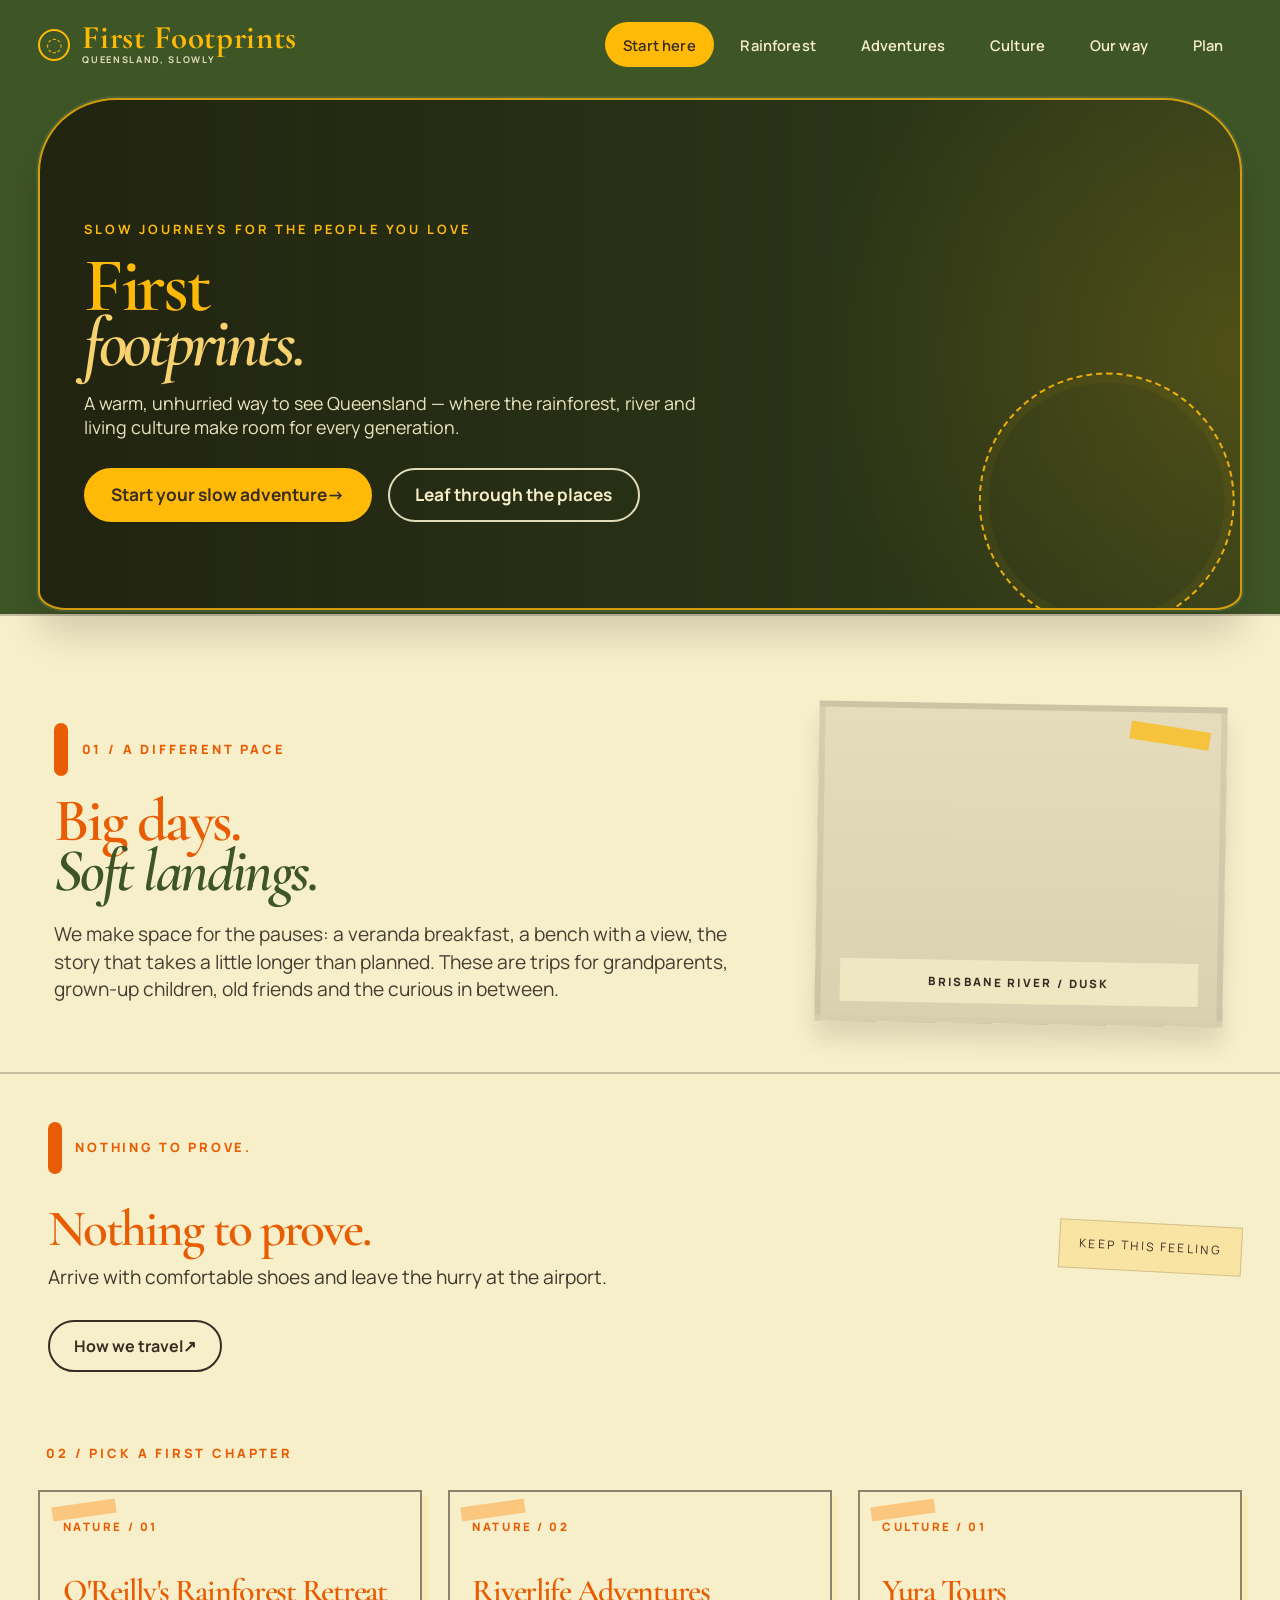
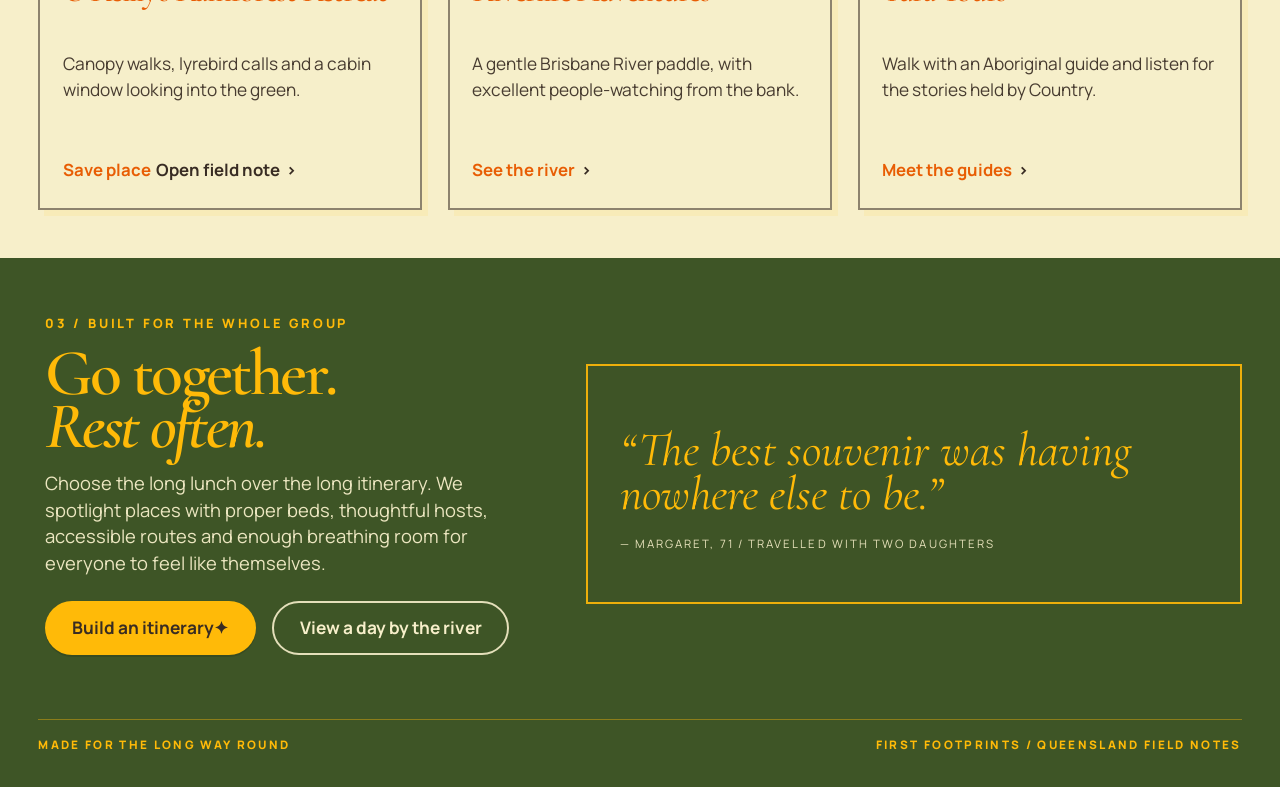
<file: index.html>
<!DOCTYPE html>
<html lang="en-AU">
  <head>
    <meta charset="UTF-8" />
    <meta name="viewport" content="width=device-width, initial-scale=1.0" />
    <meta
      name="description"
      content="First Footprints is a slow travel scrapbook website for older adults seeking relaxed journeys through Queensland's rainforest, river and cultural experiences."
    />
    <title>First Footprints | Queensland Slow Travel</title>
    <link rel="preconnect" href="https://fonts.googleapis.com" />
    <link rel="preconnect" href="https://fonts.gstatic.com" crossorigin />
    <link
      href="https://fonts.googleapis.com/css2?family=Cormorant+Garamond:wght@400;500;600;700&family=Manrope:wght@400;500;600;700;800&display=swap"
      rel="stylesheet"
    />
    <link rel="stylesheet" href="css/styles.css" />
  </head>
  <body>
    <a class="skip-link" href="#main-content">Skip to main content</a>

    <header class="site-header">
      <div class="site-shell nav-shell">
        <div class="brand" aria-label="First Footprints home">
          <div class="brand-mark">◌</div>
          <div class="brand-text">
            <span class="brand-name">First Footprints</span>
            <span class="brand-sub">Queensland, slowly</span>
          </div>
        </div>

        <nav class="main-nav" aria-label="Main navigation">
          <ul>
            <li><a href="index.html" aria-current="page">Start here</a></li>
            <li><a href="categories-nature.html">Rainforest</a></li>
            <li><a href="categories-culture.html">Adventures</a></li>
            <li><a href="categories-culture.html">Culture</a></li>
            <li><a href="about.html">Our way</a></li>
            <li><a href="about.html">Plan</a></li>
          </ul>
        </nav>
      </div>
    </header>

    <main id="main-content">
      <section class="hero-section">
        <div class="site-shell hero-shell">
          <div class="hero-card">
            <div class="hero-copy">
              <p class="eyebrow">SLOW JOURNEYS FOR THE PEOPLE YOU LOVE</p>

              <h1>
                <span class="display-line">First</span>
                <span class="display-line display-line-large">footprints.</span>
              </h1>

              <p class="intro">
                A warm, unhurried way to see Queensland — where the rainforest,
                river and living culture make room for every generation.
              </p>

              <div class="cta-row">
                <a class="button button-primary" href="categories-nature.html">
                  Start your slow adventure <span aria-hidden="true">→</span>
                </a>
                <a class="button button-secondary" href="categories-nature.html">
                  Leaf through the places
                </a>
              </div>
            </div>

            <div class="hero-visual" aria-label="Rainforest boardwalk trail photograph">
              <div class="visual-oval"></div>
            </div>
          </div>
        </div>
      </section>

      <section class="paper-band" aria-label="Passion section">
        <div class="site-shell section-shell">
          <div class="intro-card">
            <div class="intro-copy">
              <div class="small-header">
                <span class="accent-bar" aria-hidden="true"></span>
                <span class="kicker">01 / A different pace</span>
              </div>

              <h2>
                Big days.<br />
                <span class="soft-landing">Soft landings.</span>
              </h2>

              <p>
                We make space for the pauses: a veranda breakfast, a bench with a
                view, the story that takes a little longer than planned. These are
                trips for grandparents, grown-up children, old friends and the curious
                in between.
              </p>
            </div>

            <div class="photo-float" aria-label="Sunset by the river">
              <div class="photo-frame">
                <div class="caption">BRISBANE RIVER / DUSK</div>
              </div>
            </div>
          </div>
        </div>
      </section>

      <section class="story-section">
        <div class="site-shell section-shell">
          <div class="feature-stack">
            <div class="story-copy">
              <div class="small-header">
                <span class="accent-bar" aria-hidden="true"></span>
                <span class="kicker">Nothing to prove.</span>
              </div>

              <h3>Nothing to prove.</h3>
              <p>
                Arrive with comfortable shoes and leave the hurry at the airport.
              </p>

              <a class="outline-button" href="about.html">How we travel <span aria-hidden="true">↗</span></a>
            </div>

            <div class="story-aside" aria-label="Suggestions for first trips">
              <div class="mini-tag">KEEP THIS FEELING</div>
            </div>
          </div>
        </div>
      </section>

      <section class="cards-section">
        <div class="site-shell">
          <div class="cards-head">
            <span class="kicker orange">02 / Pick a first chapter</span>
          </div>

          <div class="card-grid">
            <article class="location-card nature-card">
              <div class="location-label">NATURE / 01</div>
              <h3><a href="oreillys.html">O'Reilly's Rainforest Retreat</a></h3>
              <p>
                Canopy walks, lyrebird calls and a cabin window looking into the green.
              </p>
              <a class="card-link" href="oreillys.html">Save place <span>Open field note</span> <span aria-hidden="true">›</span></a>
            </article>

            <article class="location-card nature-card" aria-labelledby="riverlife-title">
              <div class="location-label">NATURE / 02</div>
              <h3 id="riverlife-title"><a href="riverlife.html">Riverlife Adventures</a></h3>
              <p>
                A gentle Brisbane River paddle, with excellent people-watching from the bank.
              </p>
              <a class="card-link" href="riverlife.html">See the river <span aria-hidden="true">›</span></a>
            </article>

            <article class="location-card culture-card">
              <div class="location-label">CULTURE / 01</div>
              <h3><a href="yura-tours.html">Yura Tours</a></h3>
              <p>
                Walk with an Aboriginal guide and listen for the stories held by Country.
              </p>
              <a class="card-link" href="yura-tours.html">Meet the guides <span aria-hidden="true">›</span></a>
            </article>
          </div>
        </div>
      </section>

      <section class="quote-section">
        <div class="site-shell quote-shell">
          <div class="quote-copy">
            <div class="quote-heading">03 / Built for the whole group</div>
            <h2>
              Go together.<br />
              <span>Rest often.</span>
            </h2>

            <p>
              Choose the long lunch over the long itinerary. We spotlight places with
              proper beds, thoughtful hosts, accessible routes and enough breathing
              room for everyone to feel like themselves.
            </p>

            <div class="dual-cta">
              <a class="button button-primary" href="categories-nature.html">Build an itinerary <span aria-hidden="true">✦</span></a>
              <a class="button button-secondary light" href="categories-culture.html">View a day by the river</a>
            </div>
          </div>

          <div class="testimonial-box">
            <p class="quote-text">
              “The best souvenir was having nowhere else to be.”
            </p>
            <div class="quote-meta">— MARGARET, 71 / TRAVELLED WITH TWO DAUGHTERS</div>
          </div>
        </div>
      </section>
    </main>

    <footer class="site-footer">
      <div class="site-shell footer-shell">
        <div class="footer-left">MADE FOR THE LONG WAY ROUND</div>
        <div class="footer-right">FIRST FOOTPRINTS / QUEENSLAND FIELD NOTES</div>
      </div>
    </footer>
  </body>
</html>
</file>
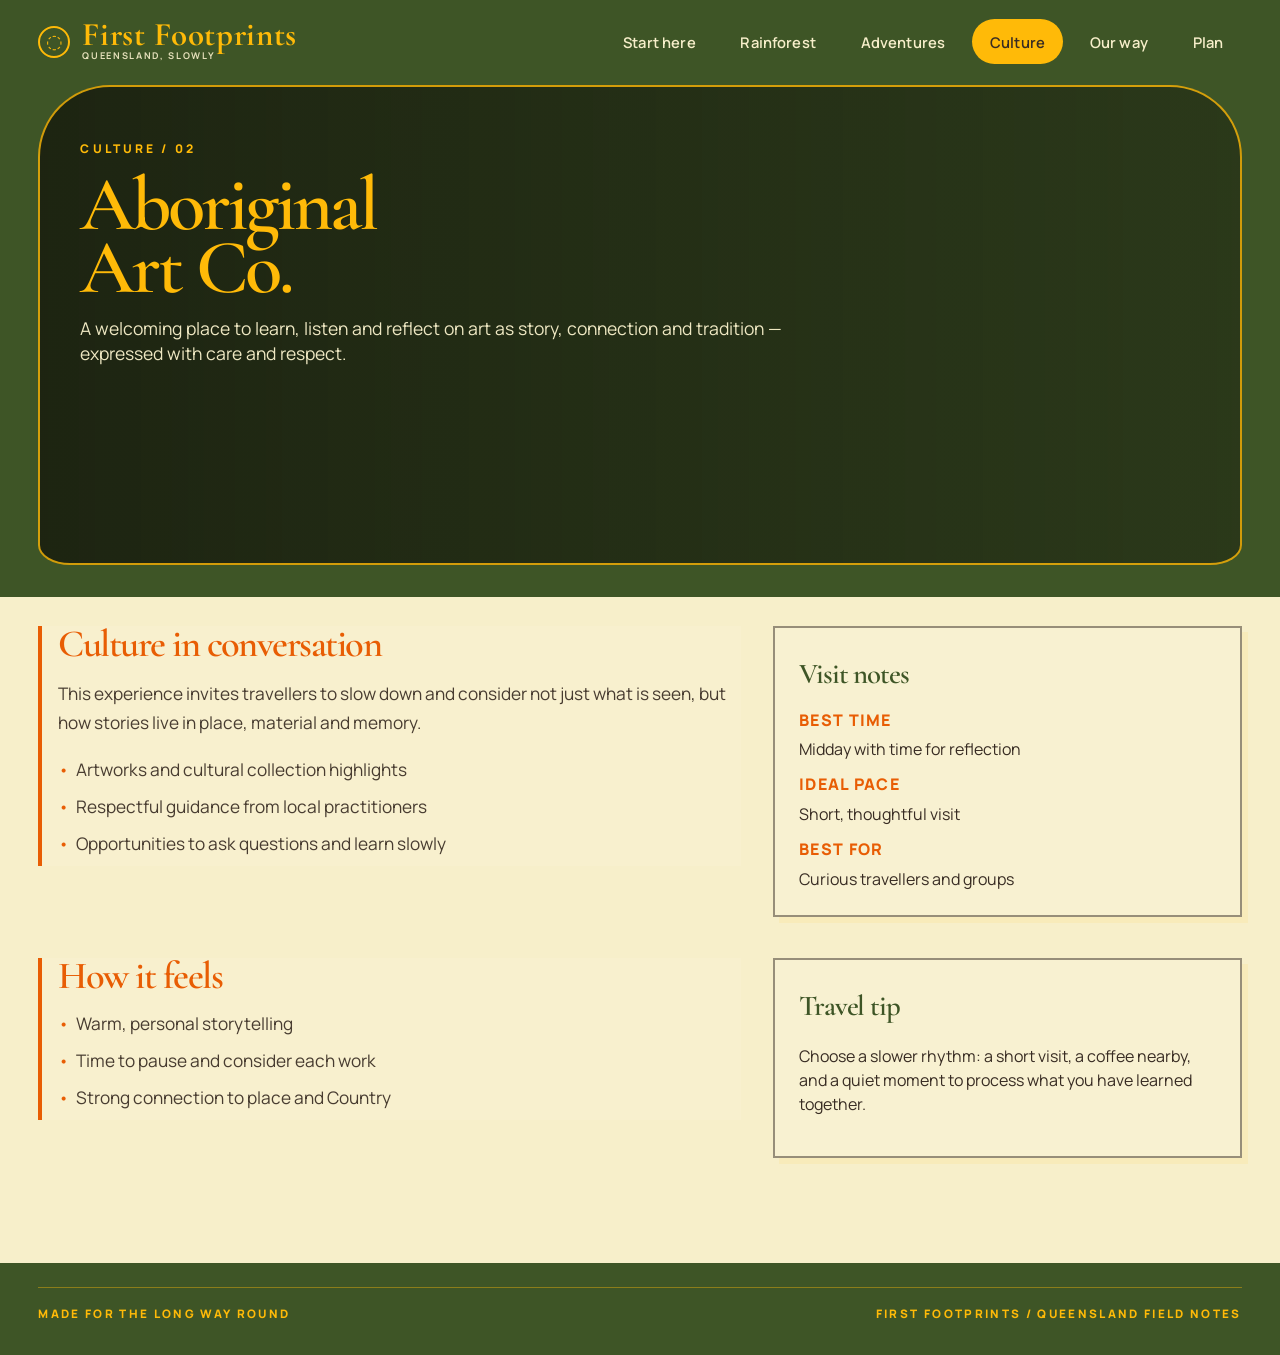
<file: aboriginal-art-co.html>
<!DOCTYPE html>
<html lang="en-AU">
  <head>
    <meta charset="UTF-8" />
    <meta name="viewport" content="width=device-width, initial-scale=1.0" />
    <meta name="description" content="Aboriginal Art Co. shares the stories, rituals and culture of First Nations artists through respectful guided experiences and collection visits." />
    <title>Aboriginal Art Co. | First Footprints</title>
    <link rel="preconnect" href="https://fonts.googleapis.com" />
    <link rel="preconnect" href="https://fonts.gstatic.com" crossorigin />
    <link href="https://fonts.googleapis.com/css2?family=Cormorant+Garamond:wght@400;500;600;700&family=Manrope:wght@400;500;600;700;800&display=swap" rel="stylesheet" />
    <link rel="stylesheet" href="css/styles.css" />
  </head>
  <body class="subpage-shell">
    <a class="skip-link" href="#main-content">Skip to main content</a>

    <header class="subpage-header">
      <div class="site-shell nav-shell">
        <div class="brand" aria-label="First Footprints home">
          <div class="brand-mark">◌</div>
          <div class="brand-text">
            <span class="brand-name">First Footprints</span>
            <span class="brand-sub">Queensland, slowly</span>
          </div>
        </div>

        <nav class="main-nav" aria-label="Main navigation">
          <ul>
            <li><a href="index.html">Start here</a></li>
            <li><a href="categories-nature.html">Rainforest</a></li>
            <li><a href="categories-culture.html">Adventures</a></li>
            <li><a href="categories-culture.html" aria-current="page">Culture</a></li>
            <li><a href="about.html">Our way</a></li>
            <li><a href="about.html">Plan</a></li>
          </ul>
        </nav>
      </div>
    </header>

    <main id="main-content">
      <section class="page-hero">
        <div class="site-shell">
          <div class="page-hero-inner" style="background: linear-gradient(90deg, rgba(17, 18, 10, 0.72), rgba(17, 18, 10, 0.42)), url('https://images.unsplash.com/photo-1517849845537-4d257902454a?auto=format&fit=crop&w=1400&q=80') center/cover no-repeat;">
            <div class="page-hero-copy">
              <span class="page-label">Culture / 02</span>
              <h1><span>Aboriginal</span> Art Co.</h1>
              <p>
                A welcoming place to learn, listen and reflect on art as story, connection and tradition — expressed with care and respect.
              </p>
            </div>
          </div>
        </div>
      </section>

      <section class="content-panel">
        <div class="site-shell">
          <div class="content-section">
            <div class="column-block">
              <h2>Culture in conversation</h2>
              <p>
                This experience invites travellers to slow down and consider not just what is seen, but how stories live in place, material and memory.
              </p>
              <ul>
                <li>Artworks and cultural collection highlights</li>
                <li>Respectful guidance from local practitioners</li>
                <li>Opportunities to ask questions and learn slowly</li>
              </ul>
            </div>

            <aside class="info-card" aria-label="Aboriginal Art Co. notes">
              <h3>Visit notes</h3>
              <dl>
                <dt>Best time</dt>
                <dd>Midday with time for reflection</dd>
                <dt>Ideal pace</dt>
                <dd>Short, thoughtful visit</dd>
                <dt>Best for</dt>
                <dd>Curious travellers and groups</dd>
              </dl>
            </aside>
          </div>

          <div class="content-section">
            <div class="column-block">
              <h3>How it feels</h3>
              <ul>
                <li>Warm, personal storytelling</li>
                <li>Time to pause and consider each work</li>
                <li>Strong connection to place and Country</li>
              </ul>
            </div>

            <div class="info-card">
              <h3>Travel tip</h3>
              <p>Choose a slower rhythm: a short visit, a coffee nearby, and a quiet moment to process what you have learned together.</p>
            </div>
          </div>
        </div>
      </section>
    </main>

    <footer class="site-footer">
      <div class="site-shell footer-shell">
        <div>MADE FOR THE LONG WAY ROUND</div>
        <div>FIRST FOOTPRINTS / QUEENSLAND FIELD NOTES</div>
      </div>
    </footer>
  </body>
</html>
</file>
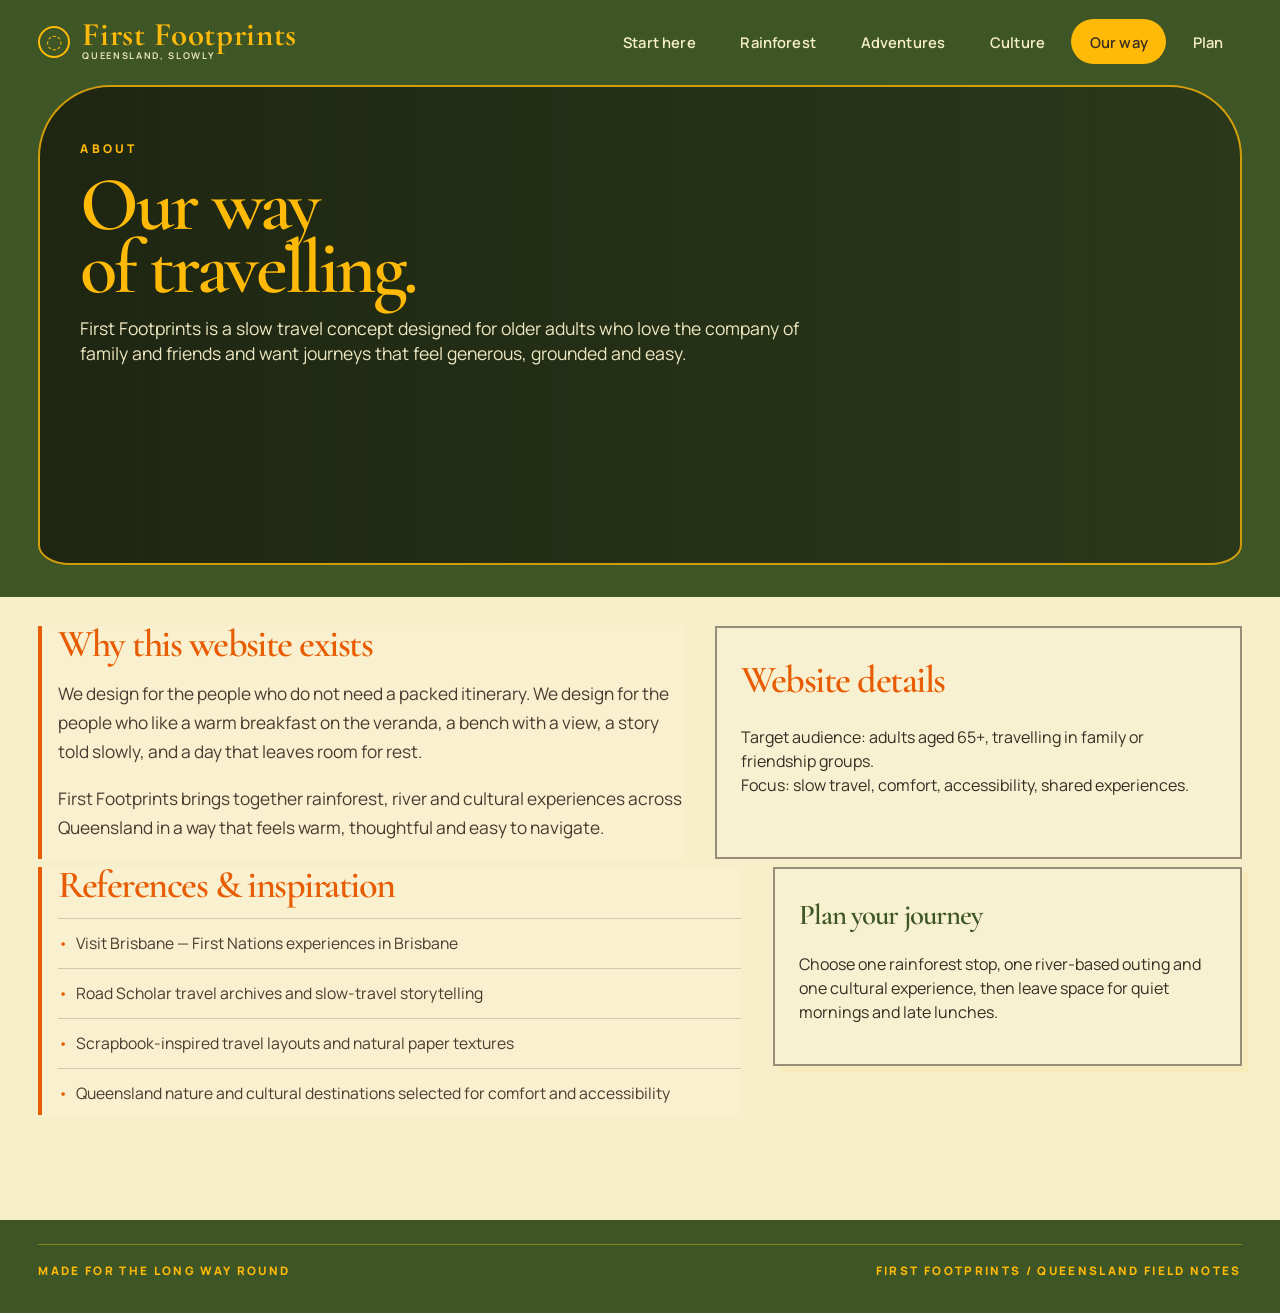
<file: about.html>
<!DOCTYPE html>
<html lang="en-AU">
  <head>
    <meta charset="UTF-8" />
    <meta name="viewport" content="width=device-width, initial-scale=1.0" />
    <meta name="description" content="About First Footprints: a slow travel guide to Queensland for older adults wanting relaxed, meaningful experiences with family and friends." />
    <title>About | First Footprints</title>
    <link rel="preconnect" href="https://fonts.googleapis.com" />
    <link rel="preconnect" href="https://fonts.gstatic.com" crossorigin />
    <link href="https://fonts.googleapis.com/css2?family=Cormorant+Garamond:wght@400;500;600;700&family=Manrope:wght@400;500;600;700;800&display=swap" rel="stylesheet" />
    <link rel="stylesheet" href="css/styles.css" />
  </head>
  <body class="subpage-shell">
    <a class="skip-link" href="#main-content">Skip to main content</a>

    <header class="subpage-header">
      <div class="site-shell nav-shell">
        <div class="brand" aria-label="First Footprints home">
          <div class="brand-mark">◌</div>
          <div class="brand-text">
            <span class="brand-name">First Footprints</span>
            <span class="brand-sub">Queensland, slowly</span>
          </div>
        </div>

        <nav class="main-nav" aria-label="Main navigation">
          <ul>
            <li><a href="index.html">Start here</a></li>
            <li><a href="categories-nature.html">Rainforest</a></li>
            <li><a href="categories-culture.html">Adventures</a></li>
            <li><a href="categories-culture.html">Culture</a></li>
            <li><a href="about.html" aria-current="page">Our way</a></li>
            <li><a href="about.html">Plan</a></li>
          </ul>
        </nav>
      </div>
    </header>

    <main id="main-content">
      <section class="page-hero">
        <div class="site-shell">
          <div class="page-hero-inner" style="background: linear-gradient(90deg, rgba(17, 18, 10, 0.7), rgba(17, 18, 10, 0.42)), url('https://images.unsplash.com/photo-1500530855697-b586d89ba3ee?auto=format&fit=crop&w=1400&q=80') center/cover no-repeat;">
            <div class="page-hero-copy">
              <span class="page-label">About</span>
              <h1><span>Our way</span> of travelling.</h1>
              <p>
                First Footprints is a slow travel concept designed for older adults who love the company of family and friends and want journeys that feel generous, grounded and easy.
              </p>
            </div>
          </div>
        </div>
      </section>

      <section class="content-panel">
        <div class="site-shell about-layout">
          <article class="column-block">
            <h2>Why this website exists</h2>
            <p>
              We design for the people who do not need a packed itinerary. We design for the people who like a warm breakfast on the veranda, a bench with a view, a story told slowly, and a day that leaves room for rest.
            </p>
            <p>
              First Footprints brings together rainforest, river and cultural experiences across Queensland in a way that feels warm, thoughtful and easy to navigate.
            </p>
          </article>

          <aside class="about-profile">
            <h3>Website details</h3>
            <p>
              Target audience: adults aged 65+, travelling in family or friendship groups.<br />
              Focus: slow travel, comfort, accessibility, shared experiences.
            </p>
          </aside>
        </div>

        <div class="site-shell" style="padding-top: 0.5rem;">
          <div class="content-section">
            <div class="column-block">
              <h3>References & inspiration</h3>
              <ul class="reference-list">
                <li>Visit Brisbane — First Nations experiences in Brisbane</li>
                <li>Road Scholar travel archives and slow-travel storytelling</li>
                <li>Scrapbook-inspired travel layouts and natural paper textures</li>
                <li>Queensland nature and cultural destinations selected for comfort and accessibility</li>
              </ul>
            </div>

            <div class="info-card">
              <h3>Plan your journey</h3>
              <p>Choose one rainforest stop, one river-based outing and one cultural experience, then leave space for quiet mornings and late lunches.</p>
            </div>
          </div>
        </div>
      </section>
    </main>

    <footer class="site-footer">
      <div class="site-shell footer-shell">
        <div>MADE FOR THE LONG WAY ROUND</div>
        <div>FIRST FOOTPRINTS / QUEENSLAND FIELD NOTES</div>
      </div>
    </footer>
  </body>
</html>
</file>
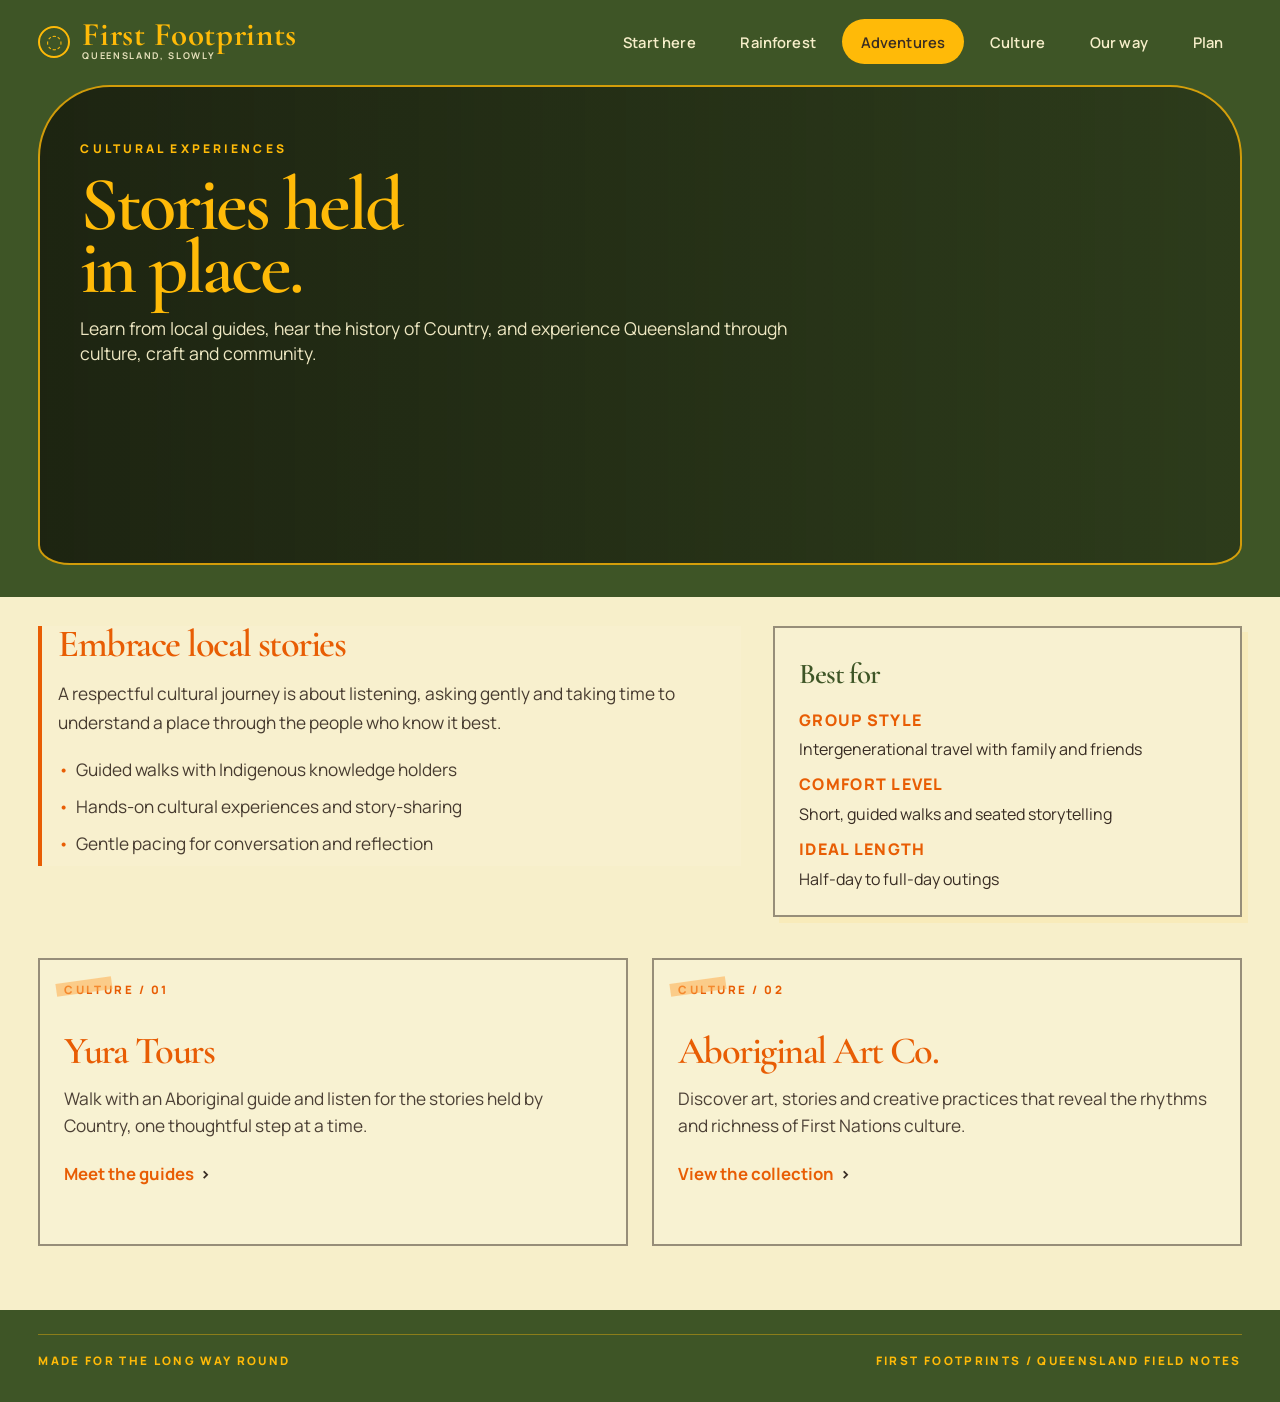
<file: categories-culture.html>
<!DOCTYPE html>
<html lang="en-AU">
  <head>
    <meta charset="UTF-8" />
    <meta name="viewport" content="width=device-width, initial-scale=1.0" />
    <meta name="description" content="Cultural experiences in Queensland with Aboriginal stories, guided walks, and ways to travel together with ease." />
    <title>Culture Experiences | First Footprints</title>
    <link rel="preconnect" href="https://fonts.googleapis.com" />
    <link rel="preconnect" href="https://fonts.gstatic.com" crossorigin />
    <link href="https://fonts.googleapis.com/css2?family=Cormorant+Garamond:wght@400;500;600;700&family=Manrope:wght@400;500;600;700;800&display=swap" rel="stylesheet" />
    <link rel="stylesheet" href="css/styles.css" />
  </head>
  <body class="subpage-shell">
    <a class="skip-link" href="#main-content">Skip to main content</a>

    <header class="subpage-header">
      <div class="site-shell nav-shell">
        <div class="brand" aria-label="First Footprints home">
          <div class="brand-mark">◌</div>
          <div class="brand-text">
            <span class="brand-name">First Footprints</span>
            <span class="brand-sub">Queensland, slowly</span>
          </div>
        </div>

        <nav class="main-nav" aria-label="Main navigation">
          <ul>
            <li><a href="index.html">Start here</a></li>
            <li><a href="categories-nature.html">Rainforest</a></li>
            <li><a href="categories-culture.html" aria-current="page">Adventures</a></li>
            <li><a href="categories-culture.html">Culture</a></li>
            <li><a href="about.html">Our way</a></li>
            <li><a href="about.html">Plan</a></li>
          </ul>
        </nav>
      </div>
    </header>

    <main id="main-content">
      <section class="page-hero">
        <div class="site-shell">
          <div class="page-hero-inner" style="background: linear-gradient(90deg, rgba(17, 18, 10, 0.72), rgba(17, 18, 10, 0.38)), url('https://images.unsplash.com/photo-1517486800579-7e3f3b43d252?auto=format&fit=crop&w=1400&q=80') center/cover no-repeat;">
            <div class="page-hero-copy">
              <span class="page-label">Cultural experiences</span>
              <h1><span>Stories held</span> in place.</h1>
              <p>
                Learn from local guides, hear the history of Country, and experience Queensland through culture, craft and community.
              </p>
            </div>
          </div>
        </div>
      </section>

      <section class="content-panel">
        <div class="site-shell">
          <div class="content-section">
            <div class="column-block">
              <h2>Embrace local stories</h2>
              <p>
                A respectful cultural journey is about listening, asking gently and taking time to understand a place through the people who know it best.
              </p>
              <ul>
                <li>Guided walks with Indigenous knowledge holders</li>
                <li>Hands-on cultural experiences and story-sharing</li>
                <li>Gentle pacing for conversation and reflection</li>
              </ul>
            </div>

            <aside class="info-card" aria-label="Cultural experience highlights">
              <h3>Best for</h3>
              <dl>
                <dt>Group style</dt>
                <dd>Intergenerational travel with family and friends</dd>
                <dt>Comfort level</dt>
                <dd>Short, guided walks and seated storytelling</dd>
                <dt>Ideal length</dt>
                <dd>Half-day to full-day outings</dd>
              </dl>
            </aside>
          </div>

          <div class="category-grid">
            <article class="category-card">
              <div class="location-label">Culture / 01</div>
              <h3><a href="yura-tours.html">Yura Tours</a></h3>
              <p>Walk with an Aboriginal guide and listen for the stories held by Country, one thoughtful step at a time.</p>
              <a class="card-link" href="yura-tours.html">Meet the guides <span aria-hidden="true">›</span></a>
            </article>

            <article class="category-card">
              <div class="location-label">Culture / 02</div>
              <h3><a href="aboriginal-art-co.html">Aboriginal Art Co.</a></h3>
              <p>Discover art, stories and creative practices that reveal the rhythms and richness of First Nations culture.</p>
              <a class="card-link" href="aboriginal-art-co.html">View the collection <span aria-hidden="true">›</span></a>
            </article>
          </div>
        </div>
      </section>
    </main>

    <footer class="site-footer">
      <div class="site-shell footer-shell">
        <div>MADE FOR THE LONG WAY ROUND</div>
        <div>FIRST FOOTPRINTS / QUEENSLAND FIELD NOTES</div>
      </div>
    </footer>
  </body>
</html>
</file>
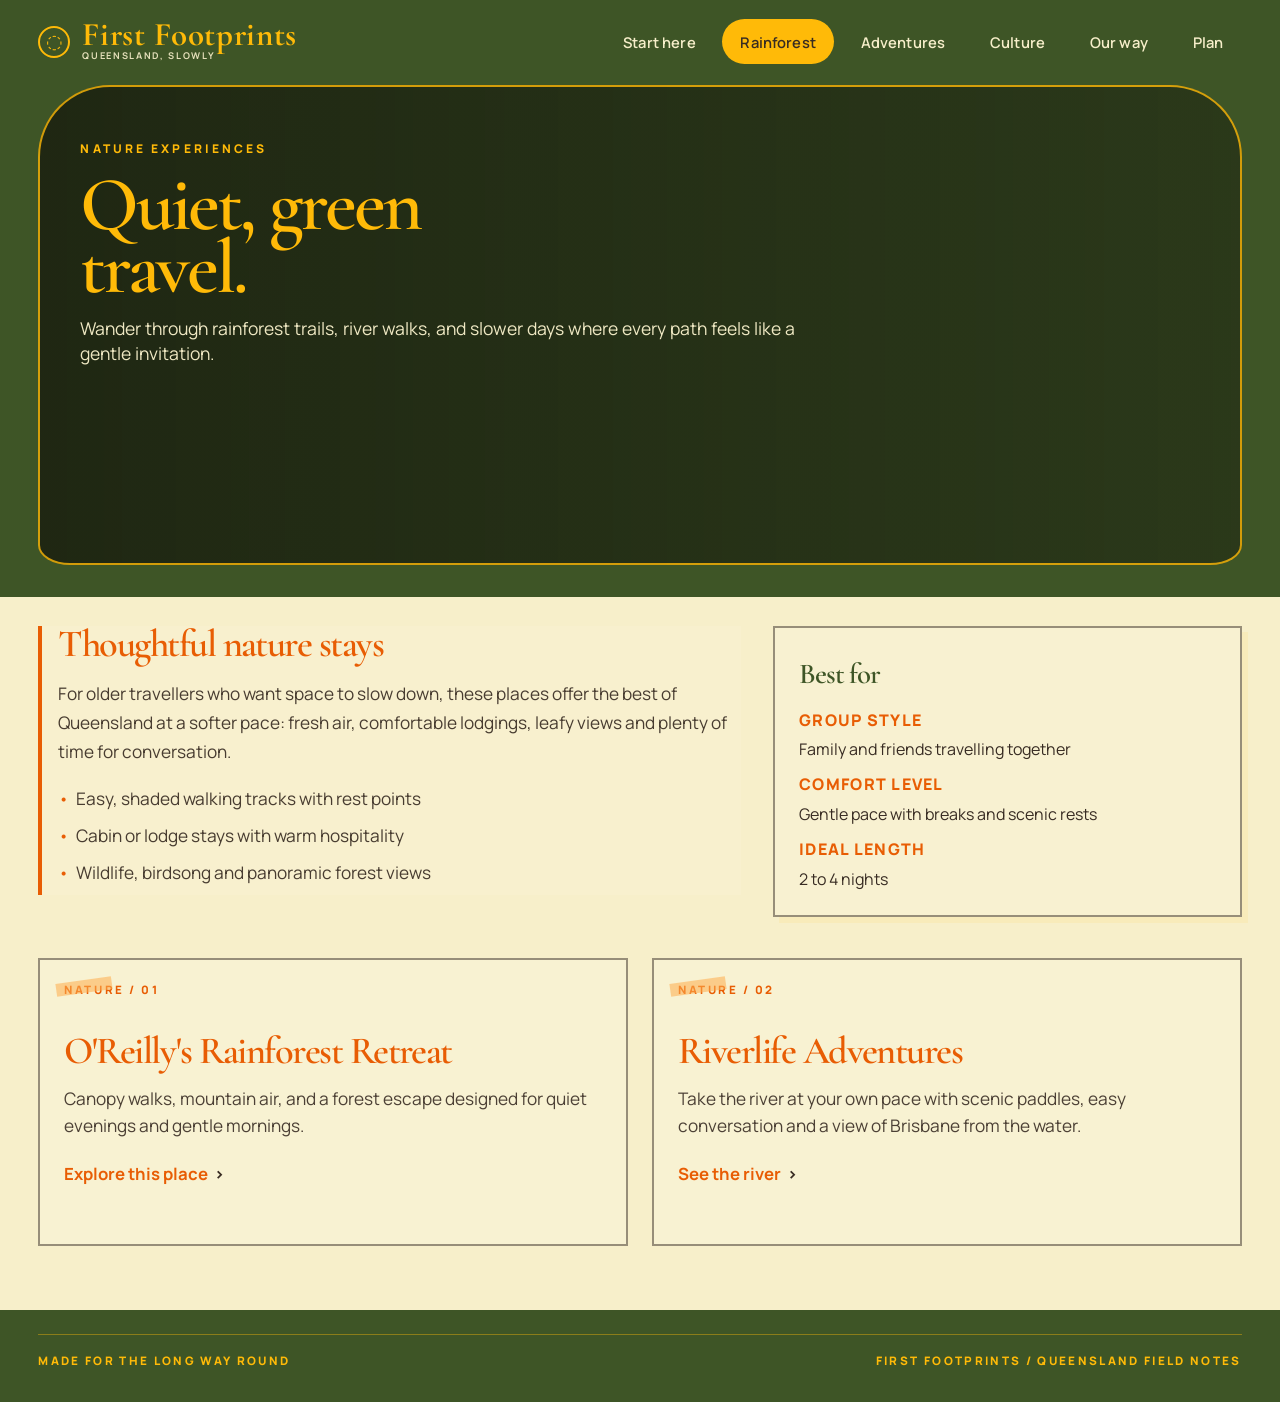
<file: categories-nature.html>
<!DOCTYPE html>
<html lang="en-AU">
  <head>
    <meta charset="UTF-8" />
    <meta name="viewport" content="width=device-width, initial-scale=1.0" />
    <meta name="description" content="Nature experiences in Queensland with thoughtful, slower travel recommendations for families and friends." />
    <title>Nature Experiences | First Footprints</title>
    <link rel="preconnect" href="https://fonts.googleapis.com" />
    <link rel="preconnect" href="https://fonts.gstatic.com" crossorigin />
    <link href="https://fonts.googleapis.com/css2?family=Cormorant+Garamond:wght@400;500;600;700&family=Manrope:wght@400;500;600;700;800&display=swap" rel="stylesheet" />
    <link rel="stylesheet" href="css/styles.css" />
  </head>
  <body class="subpage-shell">
    <a class="skip-link" href="#main-content">Skip to main content</a>

    <header class="subpage-header">
      <div class="site-shell nav-shell">
        <div class="brand" aria-label="First Footprints home">
          <div class="brand-mark">◌</div>
          <div class="brand-text">
            <span class="brand-name">First Footprints</span>
            <span class="brand-sub">Queensland, slowly</span>
          </div>
        </div>

        <nav class="main-nav" aria-label="Main navigation">
          <ul>
            <li><a href="index.html">Start here</a></li>
            <li><a href="categories-nature.html" aria-current="page">Rainforest</a></li>
            <li><a href="categories-culture.html">Adventures</a></li>
            <li><a href="categories-culture.html">Culture</a></li>
            <li><a href="about.html">Our way</a></li>
            <li><a href="about.html">Plan</a></li>
          </ul>
        </nav>
      </div>
    </header>

    <main id="main-content">
      <section class="page-hero">
        <div class="site-shell">
          <div class="page-hero-inner">
            <div class="page-hero-copy">
              <span class="page-label">Nature experiences</span>
              <h1><span>Quiet, green</span> travel.</h1>
              <p>
                Wander through rainforest trails, river walks, and slower days where every path feels like a gentle invitation.
              </p>
            </div>
          </div>
        </div>
      </section>

      <section class="content-panel">
        <div class="site-shell">
          <div class="content-section">
            <div class="column-block">
              <h2>Thoughtful nature stays</h2>
              <p>
                For older travellers who want space to slow down, these places offer the best of Queensland at a softer pace: fresh air, comfortable lodgings, leafy views and plenty of time for conversation.
              </p>
              <ul>
                <li>Easy, shaded walking tracks with rest points</li>
                <li>Cabin or lodge stays with warm hospitality</li>
                <li>Wildlife, birdsong and panoramic forest views</li>
              </ul>
            </div>

            <aside class="info-card" aria-label="Good for groups">
              <h3>Best for</h3>
              <dl>
                <dt>Group style</dt>
                <dd>Family and friends travelling together</dd>
                <dt>Comfort level</dt>
                <dd>Gentle pace with breaks and scenic rests</dd>
                <dt>Ideal length</dt>
                <dd>2 to 4 nights</dd>
              </dl>
            </aside>
          </div>

          <div class="category-grid">
            <article class="category-card">
              <div class="location-label">Nature / 01</div>
              <h3><a href="oreillys.html">O'Reilly's Rainforest Retreat</a></h3>
              <p>Canopy walks, mountain air, and a forest escape designed for quiet evenings and gentle mornings.</p>
              <a class="card-link" href="oreillys.html">Explore this place <span aria-hidden="true">›</span></a>
            </article>

            <article class="category-card">
              <div class="location-label">Nature / 02</div>
              <h3><a href="riverlife.html">Riverlife Adventures</a></h3>
              <p>Take the river at your own pace with scenic paddles, easy conversation and a view of Brisbane from the water.</p>
              <a class="card-link" href="riverlife.html">See the river <span aria-hidden="true">›</span></a>
            </article>
          </div>
        </div>
      </section>
    </main>

    <footer class="site-footer">
      <div class="site-shell footer-shell">
        <div>MADE FOR THE LONG WAY ROUND</div>
        <div>FIRST FOOTPRINTS / QUEENSLAND FIELD NOTES</div>
      </div>
    </footer>
  </body>
</html>
</file>
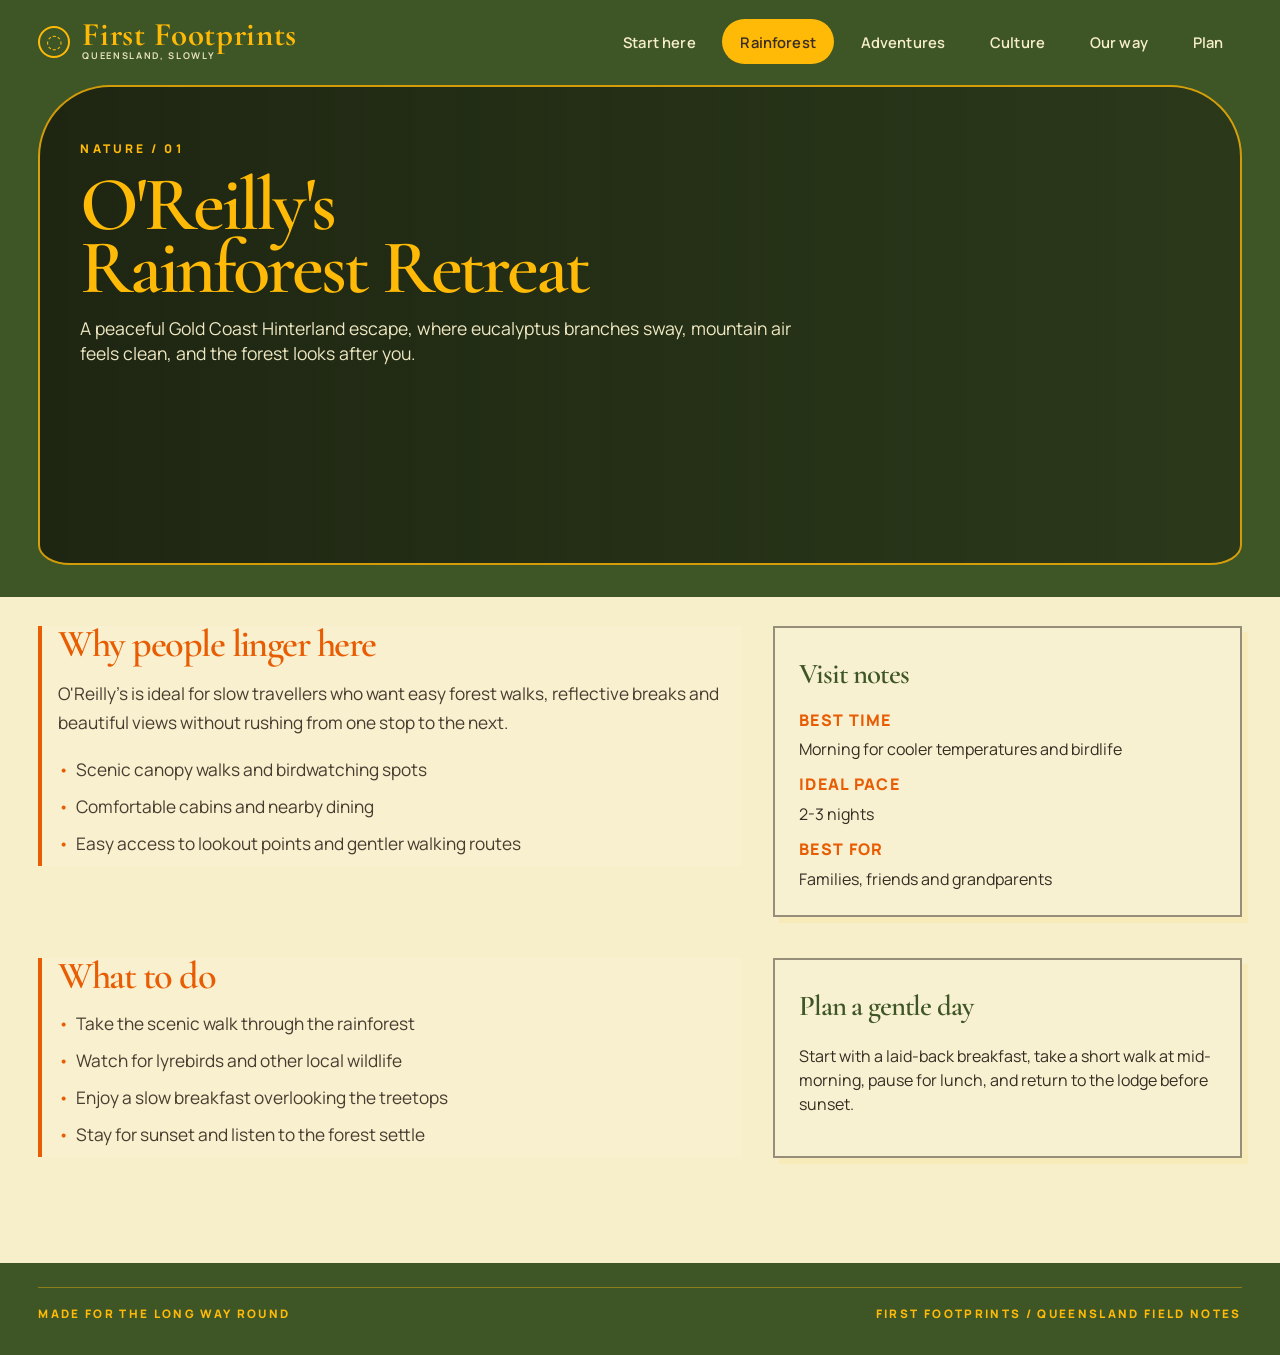
<file: oreillys.html>
<!DOCTYPE html>
<html lang="en-AU">
  <head>
    <meta charset="UTF-8" />
    <meta name="viewport" content="width=device-width, initial-scale=1.0" />
    <meta name="description" content="O'Reilly's Rainforest Retreat, a slower rainforest escape in the Gold Coast Hinterland ideal for older travellers and family groups." />
    <title>O'Reilly's Rainforest Retreat | First Footprints</title>
    <link rel="preconnect" href="https://fonts.googleapis.com" />
    <link rel="preconnect" href="https://fonts.gstatic.com" crossorigin />
    <link href="https://fonts.googleapis.com/css2?family=Cormorant+Garamond:wght@400;500;600;700&family=Manrope:wght@400;500;600;700;800&display=swap" rel="stylesheet" />
    <link rel="stylesheet" href="css/styles.css" />
  </head>
  <body class="subpage-shell">
    <a class="skip-link" href="#main-content">Skip to main content</a>

    <header class="subpage-header">
      <div class="site-shell nav-shell">
        <div class="brand" aria-label="First Footprints home">
          <div class="brand-mark">◌</div>
          <div class="brand-text">
            <span class="brand-name">First Footprints</span>
            <span class="brand-sub">Queensland, slowly</span>
          </div>
        </div>

        <nav class="main-nav" aria-label="Main navigation">
          <ul>
            <li><a href="index.html">Start here</a></li>
            <li><a href="categories-nature.html" aria-current="page">Rainforest</a></li>
            <li><a href="categories-culture.html">Adventures</a></li>
            <li><a href="categories-culture.html">Culture</a></li>
            <li><a href="about.html">Our way</a></li>
            <li><a href="about.html">Plan</a></li>
          </ul>
        </nav>
      </div>
    </header>

    <main id="main-content">
      <section class="page-hero">
        <div class="site-shell">
          <div class="page-hero-inner" style="background: linear-gradient(90deg, rgba(17, 18, 10, 0.7), rgba(17, 18, 10, 0.42)), url('https://images.unsplash.com/photo-1448375240586-882707db888b?auto=format&fit=crop&w=1400&q=80') center/cover no-repeat;">
            <div class="page-hero-copy">
              <span class="page-label">Nature / 01</span>
              <h1><span>O'Reilly's</span> Rainforest Retreat</h1>
              <p>
                A peaceful Gold Coast Hinterland escape, where eucalyptus branches sway, mountain air feels clean, and the forest looks after you.
              </p>
            </div>
          </div>
        </div>
      </section>

      <section class="content-panel">
        <div class="site-shell">
          <div class="content-section">
            <div class="column-block">
              <h2>Why people linger here</h2>
              <p>
                O'Reilly's is ideal for slow travellers who want easy forest walks, reflective breaks and beautiful views without rushing from one stop to the next.
              </p>
              <ul>
                <li>Scenic canopy walks and birdwatching spots</li>
                <li>Comfortable cabins and nearby dining</li>
                <li>Easy access to lookout points and gentler walking routes</li>
              </ul>
            </div>

            <aside class="info-card" aria-label="O'Reilly's details">
              <h3>Visit notes</h3>
              <dl>
                <dt>Best time</dt>
                <dd>Morning for cooler temperatures and birdlife</dd>
                <dt>Ideal pace</dt>
                <dd>2-3 nights</dd>
                <dt>Best for</dt>
                <dd>Families, friends and grandparents</dd>
              </dl>
            </aside>
          </div>

          <div class="content-section">
            <div class="column-block">
              <h3>What to do</h3>
              <ul>
                <li>Take the scenic walk through the rainforest</li>
                <li>Watch for lyrebirds and other local wildlife</li>
                <li>Enjoy a slow breakfast overlooking the treetops</li>
                <li>Stay for sunset and listen to the forest settle</li>
              </ul>
            </div>

            <div class="info-card">
              <h3>Plan a gentle day</h3>
              <p>Start with a laid-back breakfast, take a short walk at mid-morning, pause for lunch, and return to the lodge before sunset.</p>
            </div>
          </div>
        </div>
      </section>
    </main>

    <footer class="site-footer">
      <div class="site-shell footer-shell">
        <div>MADE FOR THE LONG WAY ROUND</div>
        <div>FIRST FOOTPRINTS / QUEENSLAND FIELD NOTES</div>
      </div>
    </footer>
  </body>
</html>
</file>
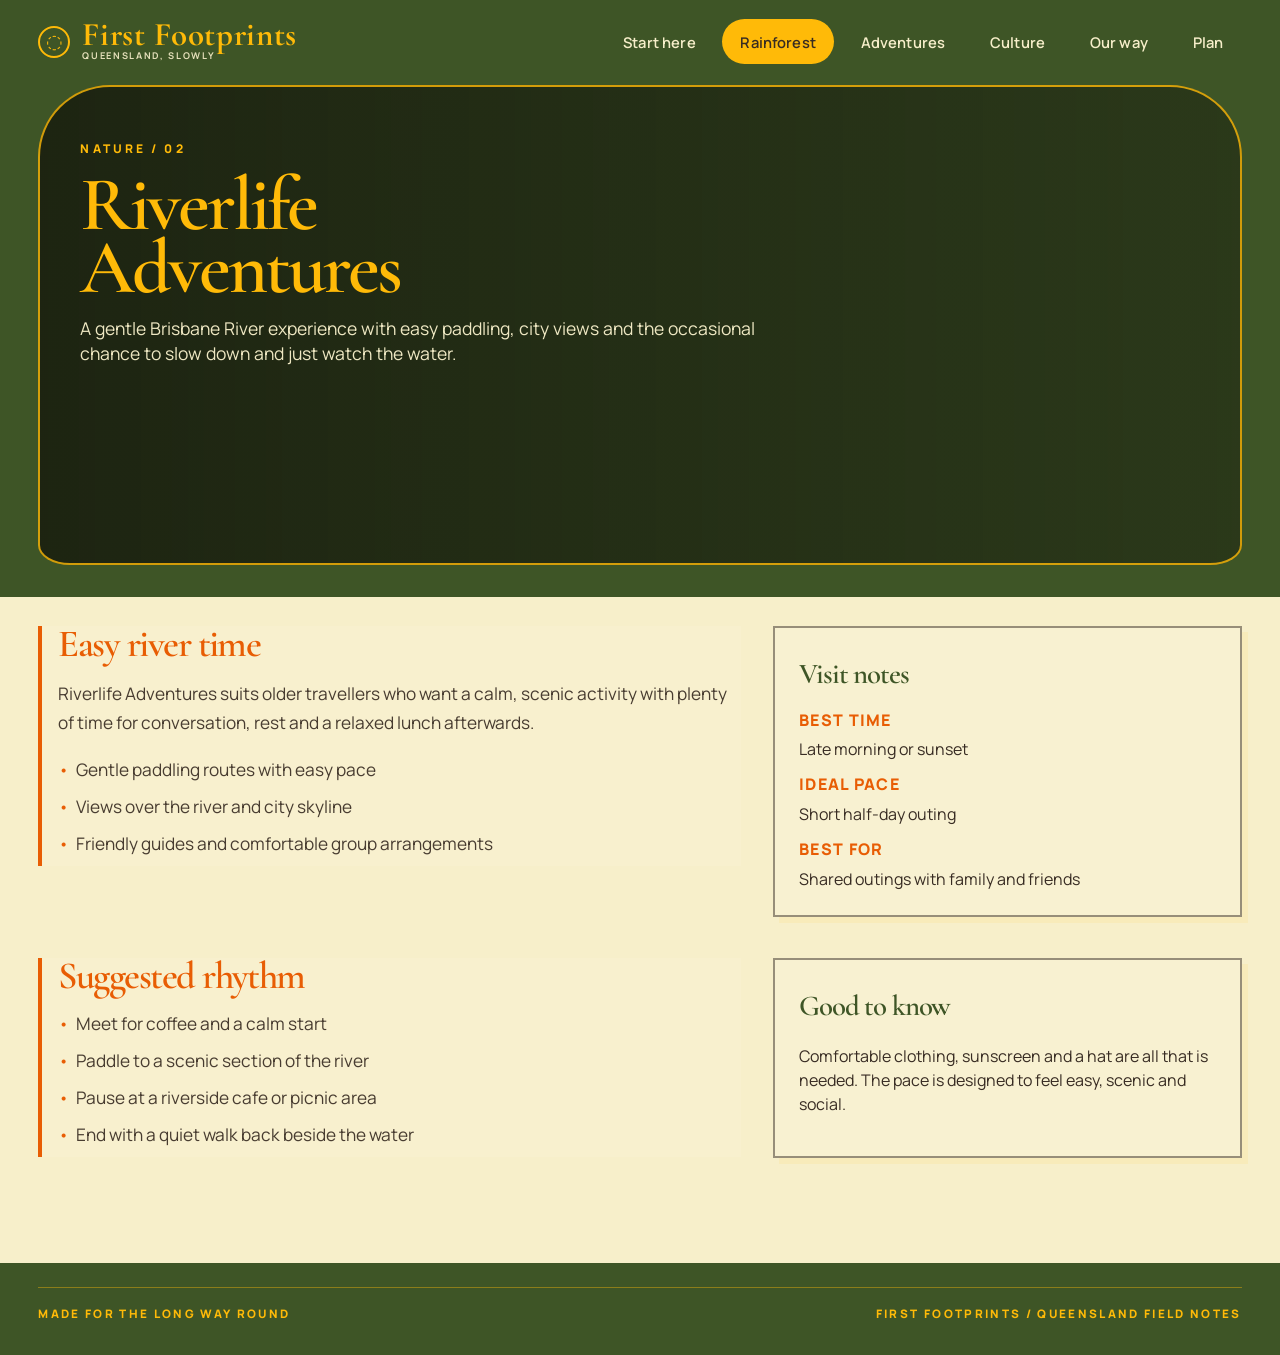
<file: riverlife.html>
<!DOCTYPE html>
<html lang="en-AU">
  <head>
    <meta charset="UTF-8" />
    <meta name="viewport" content="width=device-width, initial-scale=1.0" />
    <meta name="description" content="Riverlife Adventures offers an easy river journey through Brisbane with scenic views and comfortable pacing for relaxed travel." />
    <title>Riverlife Adventures | First Footprints</title>
    <link rel="preconnect" href="https://fonts.googleapis.com" />
    <link rel="preconnect" href="https://fonts.gstatic.com" crossorigin />
    <link href="https://fonts.googleapis.com/css2?family=Cormorant+Garamond:wght@400;500;600;700&family=Manrope:wght@400;500;600;700;800&display=swap" rel="stylesheet" />
    <link rel="stylesheet" href="css/styles.css" />
  </head>
  <body class="subpage-shell">
    <a class="skip-link" href="#main-content">Skip to main content</a>

    <header class="subpage-header">
      <div class="site-shell nav-shell">
        <div class="brand" aria-label="First Footprints home">
          <div class="brand-mark">◌</div>
          <div class="brand-text">
            <span class="brand-name">First Footprints</span>
            <span class="brand-sub">Queensland, slowly</span>
          </div>
        </div>

        <nav class="main-nav" aria-label="Main navigation">
          <ul>
            <li><a href="index.html">Start here</a></li>
            <li><a href="categories-nature.html" aria-current="page">Rainforest</a></li>
            <li><a href="categories-culture.html">Adventures</a></li>
            <li><a href="categories-culture.html">Culture</a></li>
            <li><a href="about.html">Our way</a></li>
            <li><a href="about.html">Plan</a></li>
          </ul>
        </nav>
      </div>
    </header>

    <main id="main-content">
      <section class="page-hero">
        <div class="site-shell">
          <div class="page-hero-inner" style="background: linear-gradient(90deg, rgba(17, 18, 10, 0.72), rgba(17, 18, 10, 0.42)), url('https://images.unsplash.com/photo-1500375592092-40eb2168fd21?auto=format&fit=crop&w=1400&q=80') center/cover no-repeat;">
            <div class="page-hero-copy">
              <span class="page-label">Nature / 02</span>
              <h1><span>Riverlife</span> Adventures</h1>
              <p>
                A gentle Brisbane River experience with easy paddling, city views and the occasional chance to slow down and just watch the water.
              </p>
            </div>
          </div>
        </div>
      </section>

      <section class="content-panel">
        <div class="site-shell">
          <div class="content-section">
            <div class="column-block">
              <h2>Easy river time</h2>
              <p>
                Riverlife Adventures suits older travellers who want a calm, scenic activity with plenty of time for conversation, rest and a relaxed lunch afterwards.
              </p>
              <ul>
                <li>Gentle paddling routes with easy pace</li>
                <li>Views over the river and city skyline</li>
                <li>Friendly guides and comfortable group arrangements</li>
              </ul>
            </div>

            <aside class="info-card" aria-label="River details">
              <h3>Visit notes</h3>
              <dl>
                <dt>Best time</dt>
                <dd>Late morning or sunset</dd>
                <dt>Ideal pace</dt>
                <dd>Short half-day outing</dd>
                <dt>Best for</dt>
                <dd>Shared outings with family and friends</dd>
              </dl>
            </aside>
          </div>

          <div class="content-section">
            <div class="column-block">
              <h3>Suggested rhythm</h3>
              <ul>
                <li>Meet for coffee and a calm start</li>
                <li>Paddle to a scenic section of the river</li>
                <li>Pause at a riverside cafe or picnic area</li>
                <li>End with a quiet walk back beside the water</li>
              </ul>
            </div>

            <div class="info-card">
              <h3>Good to know</h3>
              <p>Comfortable clothing, sunscreen and a hat are all that is needed. The pace is designed to feel easy, scenic and social.</p>
            </div>
          </div>
        </div>
      </section>
    </main>

    <footer class="site-footer">
      <div class="site-shell footer-shell">
        <div>MADE FOR THE LONG WAY ROUND</div>
        <div>FIRST FOOTPRINTS / QUEENSLAND FIELD NOTES</div>
      </div>
    </footer>
  </body>
</html>
</file>
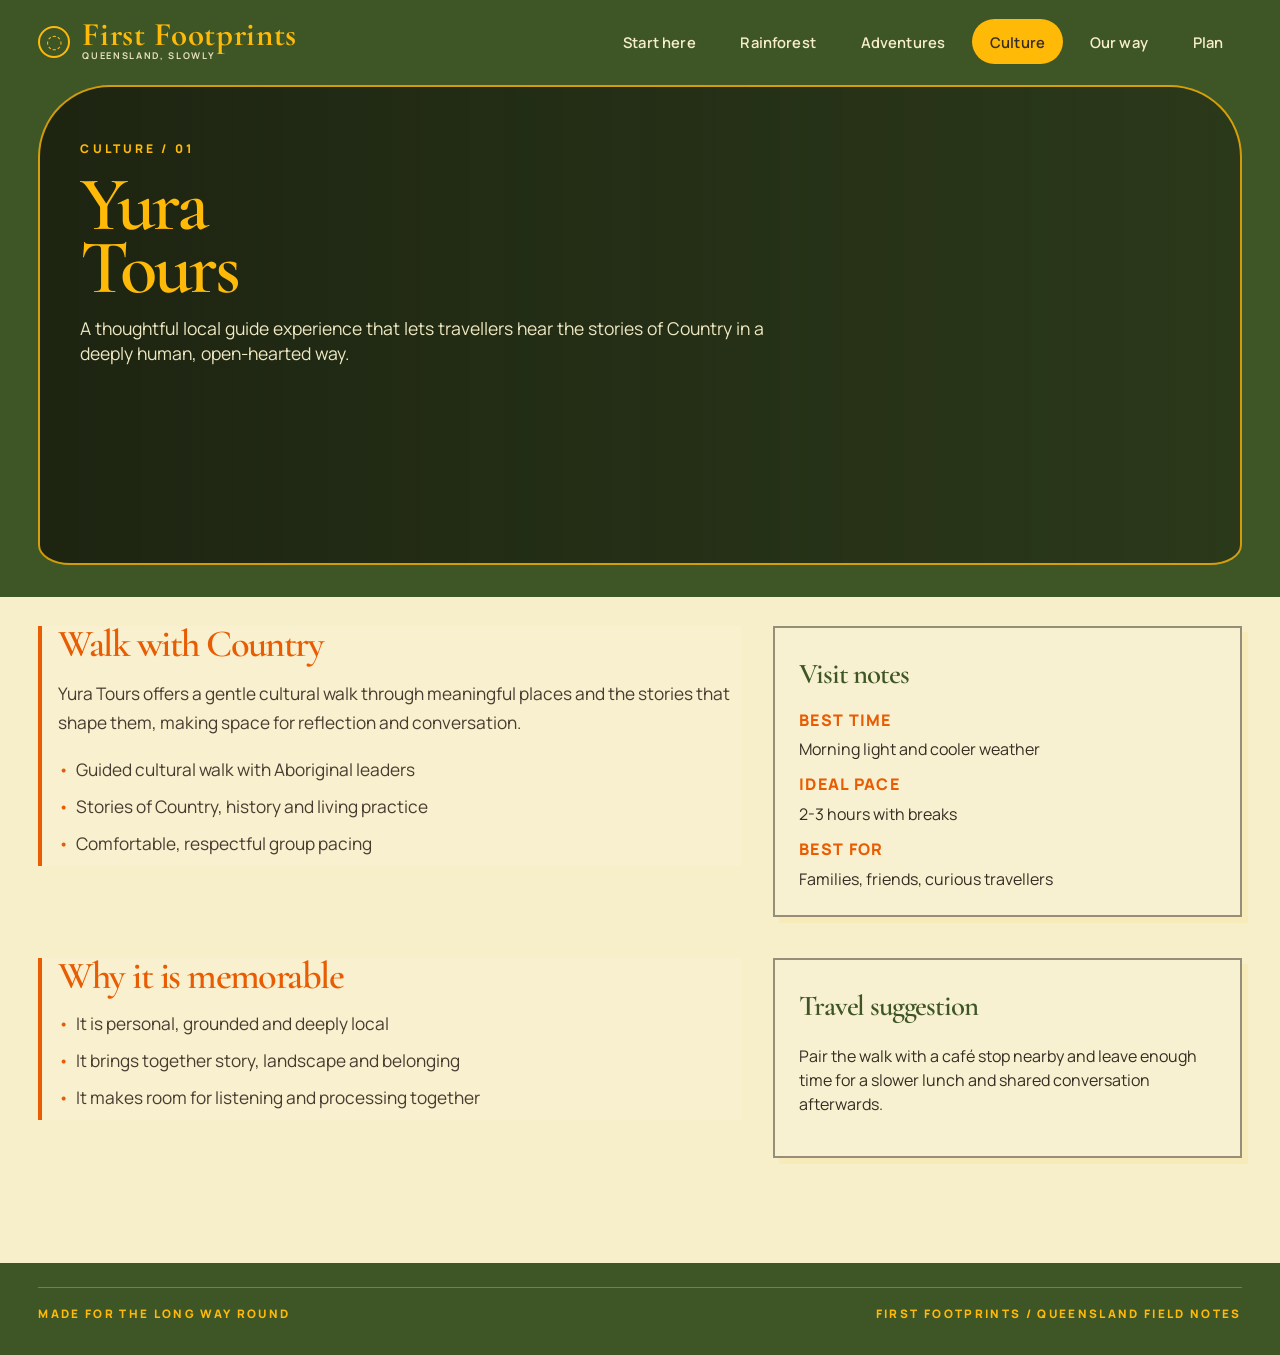
<file: yura-tours.html>
<!DOCTYPE html>
<html lang="en-AU">
  <head>
    <meta charset="UTF-8" />
    <meta name="viewport" content="width=device-width, initial-scale=1.0" />
    <meta name="description" content="Yura Tours offers a cultural walking experience with Aboriginal guides sharing the stories of Country in Brisbane and beyond." />
    <title>Yura Tours | First Footprints</title>
    <link rel="preconnect" href="https://fonts.googleapis.com" />
    <link rel="preconnect" href="https://fonts.gstatic.com" crossorigin />
    <link href="https://fonts.googleapis.com/css2?family=Cormorant+Garamond:wght@400;500;600;700&family=Manrope:wght@400;500;600;700;800&display=swap" rel="stylesheet" />
    <link rel="stylesheet" href="css/styles.css" />
  </head>
  <body class="subpage-shell">
    <a class="skip-link" href="#main-content">Skip to main content</a>

    <header class="subpage-header">
      <div class="site-shell nav-shell">
        <div class="brand" aria-label="First Footprints home">
          <div class="brand-mark">◌</div>
          <div class="brand-text">
            <span class="brand-name">First Footprints</span>
            <span class="brand-sub">Queensland, slowly</span>
          </div>
        </div>

        <nav class="main-nav" aria-label="Main navigation">
          <ul>
            <li><a href="index.html">Start here</a></li>
            <li><a href="categories-nature.html">Rainforest</a></li>
            <li><a href="categories-culture.html">Adventures</a></li>
            <li><a href="categories-culture.html" aria-current="page">Culture</a></li>
            <li><a href="about.html">Our way</a></li>
            <li><a href="about.html">Plan</a></li>
          </ul>
        </nav>
      </div>
    </header>

    <main id="main-content">
      <section class="page-hero">
        <div class="site-shell">
          <div class="page-hero-inner" style="background: linear-gradient(90deg, rgba(17, 18, 10, 0.72), rgba(17, 18, 10, 0.42)), url('https://images.unsplash.com/photo-1493246507139-91e8fad9978e?auto=format&fit=crop&w=1400&q=80') center/cover no-repeat;">
            <div class="page-hero-copy">
              <span class="page-label">Culture / 01</span>
              <h1><span>Yura</span> Tours</h1>
              <p>
                A thoughtful local guide experience that lets travellers hear the stories of Country in a deeply human, open-hearted way.
              </p>
            </div>
          </div>
        </div>
      </section>

      <section class="content-panel">
        <div class="site-shell">
          <div class="content-section">
            <div class="column-block">
              <h2>Walk with Country</h2>
              <p>
                Yura Tours offers a gentle cultural walk through meaningful places and the stories that shape them, making space for reflection and conversation.
              </p>
              <ul>
                <li>Guided cultural walk with Aboriginal leaders</li>
                <li>Stories of Country, history and living practice</li>
                <li>Comfortable, respectful group pacing</li>
              </ul>
            </div>

            <aside class="info-card" aria-label="Yura Tours details">
              <h3>Visit notes</h3>
              <dl>
                <dt>Best time</dt>
                <dd>Morning light and cooler weather</dd>
                <dt>Ideal pace</dt>
                <dd>2-3 hours with breaks</dd>
                <dt>Best for</dt>
                <dd>Families, friends, curious travellers</dd>
              </dl>
            </aside>
          </div>

          <div class="content-section">
            <div class="column-block">
              <h3>Why it is memorable</h3>
              <ul>
                <li>It is personal, grounded and deeply local</li>
                <li>It brings together story, landscape and belonging</li>
                <li>It makes room for listening and processing together</li>
              </ul>
            </div>

            <div class="info-card">
              <h3>Travel suggestion</h3>
              <p>Pair the walk with a café stop nearby and leave enough time for a slower lunch and shared conversation afterwards.</p>
            </div>
          </div>
        </div>
      </section>
    </main>

    <footer class="site-footer">
      <div class="site-shell footer-shell">
        <div>MADE FOR THE LONG WAY ROUND</div>
        <div>FIRST FOOTPRINTS / QUEENSLAND FIELD NOTES</div>
      </div>
    </footer>
  </body>
</html>
</file>
<file: css/styles.css>
/* Core palette and reset */
:root {
  --green: #3E5526;
  --green-deep: #2b3d1d;
  --cream: #F7EFCA;
  --paper: #f2ead1;
  --brown: #382C23;
  --orange: #E85D04;
  --gold: #FFBA08;
  --mustard: #807E1E;
  --mango: #FFAD4F;
  --charcoal: #382C23;
  --line: rgba(56, 44, 35, 0.7);
  --shadow: rgba(19, 19, 12, 0.16);
  --white: #ffffff;
  --paper-border: rgba(56, 44, 35, 0.35);
}

* {
  box-sizing: border-box;
}

html {
  scroll-behavior: smooth;
}

body {
  margin: 0;
  font-family: "Manrope", Arial, sans-serif;
  background: var(--green);
  color: var(--brown);
  line-height: 1.5;
}

img {
  max-width: 100%;
  display: block;
}

a {
  color: inherit;
  text-decoration: none;
}

button,
input,
textarea,
select {
  font: inherit;
}

.skip-link {
  position: absolute;
  left: -9999px;
  top: auto;
}

.skip-link:focus {
  left: 1rem;
  top: 1rem;
  z-index: 999;
  background: var(--gold);
  color: var(--brown);
  padding: 0.75rem 1rem;
  border-radius: 0.75rem;
}

.site-shell {
  width: min(94vw, 1440px);
  margin: 0 auto;
}

.site-header {
  background: var(--green);
  color: var(--cream);
  padding: 1.4rem 0 0.5rem;
}

.nav-shell {
  display: flex;
  align-items: center;
  justify-content: space-between;
  gap: 1rem;
}

.brand {
  display: inline-flex;
  align-items: center;
  gap: 0.75rem;
  min-width: 0;
}

.brand-mark {
  width: 2rem;
  height: 2rem;
  border-radius: 50%;
  border: 2px solid var(--gold);
  display: grid;
  place-items: center;
  color: var(--gold);
  font-size: 1.2rem;
  line-height: 1;
}

.brand-text {
  display: flex;
  flex-direction: column;
  justify-content: center;
  min-width: 0;
}

.brand-name,
.brand-sub {
  font-weight: 700;
  letter-spacing: 0.02em;
}

.brand-name {
  font-family: "Cormorant Garamond", Georgia, serif;
  font-size: clamp(1.5rem, 1.2vw + 1.1rem, 2.3rem);
  color: var(--gold);
  line-height: 0.9;
}

.brand-sub {
  font-size: 0.58rem;
  text-transform: uppercase;
  letter-spacing: 0.18em;
  opacity: 0.9;
}

.main-nav {
  display: flex;
  justify-content: flex-end;
  align-items: center;
}

.main-nav ul {
  list-style: none;
  padding: 0;
  margin: 0;
  display: flex;
  gap: 0.5rem;
  flex-wrap: wrap;
  justify-content: flex-end;
}

.main-nav a {
  display: inline-flex;
  align-items: center;
  justify-content: center;
  min-height: 2.8rem;
  padding: 0.5rem 1.15rem;
  border-radius: 999px;
  color: var(--cream);
  font-size: 0.92rem;
  font-weight: 600;
  letter-spacing: 0.01em;
  transition: background-color 0.2s ease, color 0.2s ease;
}

.main-nav a[aria-current="page"],
.main-nav a:hover,
.main-nav a:focus-visible {
  background: var(--gold);
  color: var(--brown);
}

.hero-section {
  background: var(--green);
  padding: 1.4rem 0 0;
}

.hero-shell {
  padding-bottom: 0.25rem;
}

.hero-card {
  position: relative;
  display: grid;
  grid-template-columns: 1.3fr 0.7fr;
  min-height: 32rem;
  padding: 2.2rem 2.2rem 0;
  border-radius: 78px 78px 28px 28px / 74px 74px 18px 18px;
  overflow: hidden;
  border: 2px solid rgba(255, 186, 8, 0.8);
  background:
    linear-gradient(90deg, rgba(22, 18, 8, 0.72), rgba(22, 18, 8, 0.38)),
    url('https://images.unsplash.com/photo-1506744038136-46273834b3fb?auto=format&fit=crop&w=1400&q=80') center/cover no-repeat;
  box-shadow: 0 0 0 2px rgba(255, 255, 255, 0.08), 0 24px 38px rgba(0, 0, 0, 0.15);
}

.hero-card::before {
  content: "";
  position: absolute;
  inset: 0;
  background: radial-gradient(circle at right center, rgba(255, 186, 8, 0.16), transparent 35%);
  pointer-events: none;
}

.hero-copy {
  position: relative;
  z-index: 1;
  display: flex;
  flex-direction: column;
  justify-content: center;
  padding-inline: 0.5rem 1rem;
  color: var(--cream);
}

.eyebrow {
  margin: 0 0 1rem;
  font-size: 0.8rem;
  letter-spacing: 0.24em;
  text-transform: uppercase;
  color: var(--gold);
  font-weight: 700;
}

h1,
h2,
h3 {
  margin: 0;
  font-family: "Cormorant Garamond", Georgia, serif;
  letter-spacing: -0.04em;
  font-weight: 600;
}

h1 {
  font-size: clamp(4.8rem, 5vw, 10rem);
  line-height: 0.82;
  color: var(--gold);
}

.display-line {
  display: block;
}

.display-line-large {
  font-size: 0.91em;
  line-height: 0.72;
  font-style: italic;
  color: #f7d26f;
}

.intro {
  margin: 1.4rem 0 1.8rem;
  max-width: 39rem;
  font-size: clamp(1.1rem, 1.4vw, 1.7rem);
  line-height: 1.35;
  color: rgba(247, 239, 202, 0.95);
}

.cta-row {
  display: flex;
  flex-wrap: wrap;
  gap: 1rem;
  align-items: center;
}

.button {
  display: inline-flex;
  align-items: center;
  justify-content: center;
  min-height: 3.25rem;
  padding: 0.75rem 1.6rem;
  border-radius: 999px;
  font-size: 1.08rem;
  font-weight: 700;
  border: 2px solid transparent;
  transition: transform 0.2s ease, opacity 0.2s ease;
}

.button:hover,
.button:focus-visible,
.outline-button:hover,
.outline-button:focus-visible,
.card-link:hover,
.card-link:focus-visible {
  transform: translateY(-1px);
}

.button-primary {
  background: var(--gold);
  color: var(--brown);
  box-shadow: 0 2px 0 rgba(0, 0, 0, 0.12);
}

.button-secondary {
  border-color: rgba(247, 239, 202, 0.9);
  color: var(--cream);
  background: transparent;
}

.hero-visual {
  position: relative;
  display: flex;
  align-items: flex-end;
  justify-content: flex-end;
  z-index: 1;
}

.visual-oval {
  width: min(20vw, 17rem);
  height: min(20vw, 17rem);
  border: 2px dashed rgba(255, 186, 8, 0.9);
  border-radius: 50%;
  box-shadow: inset 0 0 0 8px rgba(255, 186, 8, 0.05);
  transform: translate(12%, 8%);
}

.paper-band {
  background: var(--cream);
  padding-top: 1.5rem;
  padding-bottom: 1rem;
  border-top: 2px solid rgba(56, 44, 35, 0.25);
  border-bottom: 2px solid rgba(56, 44, 35, 0.25);
}

.section-shell {
  width: min(94vw, 1440px);
  margin: 0 auto;
}

.intro-card {
  display: grid;
  grid-template-columns: 1.4fr 0.8fr;
  align-items: center;
  gap: 3rem;
  padding: 4rem 1rem 2rem;
}

.small-header {
  display: inline-flex;
  align-items: center;
  gap: 0.85rem;
  margin-bottom: 1.25rem;
}

.accent-bar {
  width: 0.85rem;
  height: 3.3rem;
  background: var(--orange);
  display: inline-block;
  border-radius: 999px;
}

.kicker {
  font-size: 0.8rem;
  letter-spacing: 0.22em;
  text-transform: uppercase;
  color: var(--orange);
  font-weight: 800;
  display: inline-block;
}

.intro-copy h2 {
  font-size: clamp(3.8rem, 4vw, 8rem);
  line-height: 0.83;
  color: var(--orange);
  margin-bottom: 1.5rem;
}

.soft-landing {
  color: var(--green);
  display: block;
  font-style: italic;
}

.intro-copy p {
  max-width: 44rem;
  margin: 0;
  font-size: clamp(1.2rem, 1.3vw, 2.1rem);
  line-height: 1.45;
  color: rgba(56, 44, 35, 0.92);
}

.photo-float {
  display: flex;
  justify-content: center;
  align-items: center;
}

.photo-frame {
  position: relative;
  width: min(100%, 34rem);
  min-height: 20rem;
  background:
    linear-gradient(rgba(0,0,0,0.08), rgba(0,0,0,0.12)),
    url('https://images.unsplash.com/photo-1500530855697-b586d89ba3ee?auto=format&fit=crop&w=1200&q=80') center/cover no-repeat;
  border: 6px solid rgba(56, 44, 35, 0.08);
  box-shadow: 0 18px 22px rgba(32, 31, 25, 0.12);
  transform: rotate(1deg);
}

.photo-frame::before {
  content: "";
  position: absolute;
  inset: 0.85rem 0.7rem auto auto;
  width: 5rem;
  height: 1.1rem;
  background: rgba(255, 186, 8, 0.7);
  transform: rotate(8deg);
}

.caption {
  position: absolute;
  left: 1.2rem;
  bottom: 0.9rem;
  right: 1.2rem;
  text-align: center;
  font-size: 0.72rem;
  letter-spacing: 0.2em;
  font-weight: 800;
  color: var(--brown);
  background: rgba(247, 239, 202, 0.72);
  padding: 0.8rem 0.6rem;
}

.story-section {
  background: var(--cream);
  padding: 2rem 0 4rem;
}

.feature-stack {
  display: grid;
  grid-template-columns: 1.2fr 0.8fr;
  align-items: center;
  gap: 2rem;
  padding: 1rem 0 0;
}

.story-copy {
  display: flex;
  flex-direction: column;
  gap: 0.75rem;
  padding-left: 0.6rem;
}

.story-copy h3 {
  font-size: clamp(3rem, 4vw, 4.8rem);
  line-height: 0.9;
  color: var(--orange);
}

.story-copy p {
  max-width: 40rem;
  margin: 0;
  font-size: clamp(1.2rem, 1.4vw, 1.5rem);
  line-height: 1.45;
  color: rgba(56, 44, 35, 0.95);
}

.outline-button {
  display: inline-flex;
  align-items: center;
  justify-content: center;
  width: fit-content;
  min-height: 3.2rem;
  padding: 0.75rem 1.5rem;
  border-radius: 999px;
  border: 2px solid var(--brown);
  color: var(--brown);
  font-weight: 700;
  margin-top: 1rem;
}

.story-aside {
  display: flex;
  justify-content: flex-end;
  align-items: center;
}

.story-aside .mini-tag {
  background: rgba(255, 186, 8, 0.2);
  color: var(--brown);
  display: inline-block;
  font-size: 0.74rem;
  letter-spacing: 0.2em;
  text-transform: uppercase;
  padding: 0.9rem 1.2rem;
  text-align: center;
  transform: rotate(3deg);
  border: 1px solid rgba(56, 44, 35, 0.2);
}

.cards-section {
  background: var(--cream);
  padding: 0.25rem 0 3rem;
}

.cards-head {
  margin-bottom: 1.6rem;
  padding-left: 0.5rem;
}

.orange {
  color: var(--orange);
}

.card-grid {
  display: grid;
  grid-template-columns: repeat(3, minmax(0, 1fr));
  gap: 1.6rem;
  align-items: stretch;
}

.location-card {
  background: rgba(247, 239, 202, 0.8);
  border: 2px solid rgba(56, 44, 35, 0.55);
  padding: 1.8rem 1.4rem 1.6rem;
  box-shadow: 6px 6px 0 rgba(255, 186, 8, 0.09);
  min-height: 20rem;
  display: flex;
  flex-direction: column;
  justify-content: space-between;
  position: relative;
}

.location-card::before {
  content: "";
  position: absolute;
  top: 0.7rem;
  left: 0.7rem;
  width: 4rem;
  height: 0.9rem;
  background: rgba(255, 173, 79, 0.6);
  transform: rotate(-8deg);
  pointer-events: none;
}

.nature-card {
  background: rgba(247, 239, 202, 0.92);
}

.culture-card {
  background: rgba(247, 239, 202, 0.92);
}

.location-label {
  font-size: 0.72rem;
  line-height: 1;
  letter-spacing: 0.22em;
  text-transform: uppercase;
  color: var(--orange);
  font-weight: 800;
  margin-bottom: 1rem;
}

.location-card h3 {
  font-size: clamp(2rem, 2vw, 3.1rem);
  line-height: 0.9;
  color: var(--orange);
  margin-bottom: 1rem;
}

.location-card p {
  margin: 0;
  font-size: clamp(1.08rem, 1.3vw, 1.45rem);
  line-height: 1.5;
  color: rgba(56, 44, 35, 0.92);
}

.card-link {
  display: inline-flex;
  align-items: center;
  gap: 0.35rem;
  width: fit-content;
  margin-top: 1.6rem;
  color: var(--orange);
  font-weight: 700;
  font-size: 1.05rem;
}

.card-link span {
  color: var(--brown);
}

.quote-section {
  background: var(--green);
  color: var(--cream);
  padding: 3rem 0 2rem;
}

.quote-shell {
  display: grid;
  grid-template-columns: 0.88fr 1.12fr;
  align-items: center;
  gap: 2rem;
  min-height: 22rem;
}

.quote-copy {
  display: flex;
  flex-direction: column;
  justify-content: center;
  padding: 0.5rem 0 0.5rem 0.4rem;
}

.quote-heading {
  color: var(--gold);
  font-size: 0.8rem;
  letter-spacing: 0.22em;
  text-transform: uppercase;
  margin-bottom: 0.9rem;
  font-weight: 800;
}

.quote-copy h2 {
  font-size: clamp(4.1rem, 5vw, 7rem);
  line-height: 0.8;
  color: var(--gold);
  margin-bottom: 1.1rem;
}

.quote-copy h2 span {
  display: block;
  color: var(--gold);
  font-style: italic;
}

.quote-copy p {
  max-width: 30rem;
  margin: 0 0 1.5rem;
  font-size: clamp(1.15rem, 1.25vw, 1.6rem);
  line-height: 1.45;
  color: rgba(247, 239, 202, 0.94);
}

.dual-cta {
  display: flex;
  flex-wrap: wrap;
  gap: 1rem;
}

.button-secondary.light {
  border-color: rgba(247, 239, 202, 0.9);
  color: var(--cream);
}

.testimonial-box {
  position: relative;
  min-height: 15rem;
  border: 2px solid rgba(255, 186, 8, 0.9);
  background: rgba(62, 85, 38, 0.75);
  padding: 2.25rem 2rem 1.5rem;
  display: flex;
  flex-direction: column;
  justify-content: center;
}

.quote-text {
  margin: 0;
  font-size: clamp(3rem, 3vw, 5rem);
  line-height: 0.92;
  color: var(--gold);
  font-family: "Cormorant Garamond", Georgia, serif;
  font-style: italic;
}

.quote-meta {
  margin-top: 1.2rem;
  font-size: 0.72rem;
  letter-spacing: 0.18em;
  text-transform: uppercase;
  color: rgba(247, 239, 202, 0.9);
}

.site-footer {
  background: var(--green);
  color: var(--gold);
  padding: 1.5rem 0 2rem;
}

.footer-shell {
  display: flex;
  justify-content: space-between;
  gap: 1.2rem;
  flex-wrap: wrap;
  border-top: 1px solid rgba(255, 186, 8, 0.4);
  padding-top: 1.1rem;
  font-size: 0.73rem;
  letter-spacing: 0.2em;
  text-transform: uppercase;
  font-weight: 800;
}

.subpage-shell {
  background: var(--cream);
  min-height: 100vh;
}

.subpage-header {
  background: var(--green);
  color: var(--cream);
  padding: 1.2rem 0 0.5rem;
}

.page-hero {
  background: var(--green);
  padding: 0.8rem 0 2rem;
}

.page-hero-inner {
  position: relative;
  overflow: hidden;
  border-radius: 72px 72px 32px 32px / 72px 72px 20px 20px;
  border: 2px solid rgba(255, 186, 8, 0.8);
  min-height: 30rem;
  background:
    linear-gradient(90deg, rgba(17, 18, 10, 0.68), rgba(17, 18, 10, 0.42)),
    url('https://images.unsplash.com/photo-1501785888041-af3ef285b470?auto=format&fit=crop&w=1400&q=80') center/cover no-repeat;
}

.page-hero-copy {
  position: relative;
  z-index: 1;
  max-width: 58rem;
  padding: 3rem 2.5rem 2.5rem;
  color: var(--cream);
}

.page-label {
  display: inline-block;
  margin-bottom: 1rem;
  font-size: 0.75rem;
  letter-spacing: 0.26em;
  text-transform: uppercase;
  font-weight: 800;
  color: var(--gold);
}

.page-hero h1 {
  font-size: clamp(3.4rem, 6vw, 7rem);
  line-height: 0.82;
  margin-bottom: 1rem;
  color: var(--gold);
}

.page-hero h1 span {
  display: block;
}

.page-hero p {
  max-width: 46rem;
  margin: 0;
  font-size: clamp(1.1rem, 1.3vw, 1.6rem);
  line-height: 1.45;
  color: rgba(247, 239, 202, 0.96);
}

.content-panel {
  background: var(--cream);
  padding: 1.8rem 0 4rem;
}

.content-section {
  display: grid;
  grid-template-columns: 1.2fr 0.8fr;
  gap: 2rem;
  align-items: start;
  margin-bottom: 2.6rem;
}

.column-block {
  background: rgba(255, 255, 255, 0.08);
  border-left: 0.25rem solid var(--orange);
  padding-left: 1rem;
}

.column-block h2,
.column-block h3 {
  color: var(--orange);
  margin-bottom: 0.9rem;
  font-size: clamp(2.3rem, 3vw, 4rem);
  line-height: 0.95;
}

.column-block p,
.column-block li,
.column-block dd,
.column-block dt {
  font-size: 1.08rem;
  line-height: 1.68;
  color: rgba(56, 44, 35, 0.92);
}

.column-block ul {
  list-style: none;
  padding-left: 0;
  margin: 0;
}

.column-block li {
  position: relative;
  padding-left: 1.1rem;
  margin-bottom: 0.5rem;
}

.column-block li::before {
  content: "•";
  position: absolute;
  left: 0;
  color: var(--orange);
}

.info-card {
  background: rgba(255, 255, 255, 0.12);
  border: 2px solid rgba(56, 44, 35, 0.5);
  padding: 1.5rem;
  box-shadow: 6px 6px 0 rgba(255, 186, 8, 0.08);
}

.info-card h3 {
  color: var(--green);
  margin-bottom: 0.8rem;
  font-size: clamp(1.8rem, 2vw, 2.6rem);
}

.info-card dl {
  margin: 0;
}

.info-card dt {
  font-weight: 800;
  color: var(--orange);
  letter-spacing: 0.08em;
  text-transform: uppercase;
  margin-top: 0.7rem;
}

.info-card dd {
  margin: 0.35rem 0 0;
}

.category-grid {
  display: grid;
  grid-template-columns: repeat(2, minmax(0, 1fr));
  gap: 1.5rem;
  margin-top: 2rem;
}

.category-card {
  background: rgba(255, 255, 255, 0.15);
  border: 2px solid rgba(56, 44, 35, 0.5);
  min-height: 18rem;
  padding: 1.5rem;
  position: relative;
}

.category-card:nth-child(even)::before,
.category-card:nth-child(odd)::before {
  content: "";
  position: absolute;
  left: 1rem;
  top: 1.2rem;
  width: 3.5rem;
  height: 0.8rem;
  background: rgba(255, 173, 79, 0.55);
  transform: rotate(-8deg);
}

.category-card h3 {
  margin: 2.4rem 0 1rem;
  font-size: clamp(2.2rem, 3vw, 3.6rem);
  line-height: 0.9;
  color: var(--orange);
}

.category-card p {
  margin: 0;
  font-size: 1.08rem;
  line-height: 1.6;
  color: rgba(56, 44, 35, 0.9);
}

.category-card .card-link {
  margin-top: 1.3rem;
}

.about-layout {
  display: grid;
  grid-template-columns: 1.1fr 0.9fr;
  gap: 2rem;
}

.about-profile {
  background: rgba(255, 255, 255, 0.12);
  border: 2px solid rgba(56, 44, 35, 0.5);
  padding: 1.5rem;
}

.about-profile h3 {
  font-size: clamp(2.2rem, 3vw, 3.5rem);
  color: var(--orange);
  margin-bottom: 1rem;
}

.reference-list {
  list-style: none;
  margin: 0;
  padding: 0;
}

.reference-list li {
  border-top: 1px solid rgba(56, 44, 35, 0.2);
  padding-top: 0.7rem;
  margin-top: 0.7rem;
  font-size: 0.98rem;
  line-height: 1.7;
}

@media (min-width: 768px) and (max-width: 1023px) {
  .nav-shell {
    flex-wrap: wrap;
    justify-content: center;
  }

  .hero-card {
    grid-template-columns: 1fr;
    min-height: auto;
    padding-bottom: 2rem;
  }

  .hero-copy {
    padding-right: 0;
  }

  .feature-stack,
  .quote-shell,
  .content-section,
  .about-layout,
  .intro-card {
    grid-template-columns: 1fr;
  }

  .card-grid {
    grid-template-columns: repeat(2, minmax(0, 1fr));
  }
}

@media (max-width: 767px) {
  .site-header {
    padding-top: 1rem;
  }

  .nav-shell {
    flex-direction: column;
    align-items: flex-start;
  }

  .main-nav {
    width: 100%;
    justify-content: flex-start;
  }

  .main-nav ul {
    gap: 0.5rem 0.25rem;
  }

  .main-nav a {
    min-height: 2.5rem;
    padding: 0.5rem 0.8rem;
    font-size: 0.8rem;
  }

  .hero-card {
    grid-template-columns: 1fr;
    border-radius: 40px 40px 18px 18px / 40px 40px 16px 16px;
    min-height: auto;
    padding: 1.5rem 1rem 1.25rem;
  }

  .eyebrow {
    letter-spacing: 0.14em;
  }

  .hero-copy {
    padding-inline: 0;
  }

  .cta-row,
  .dual-cta {
    flex-direction: column;
    align-items: stretch;
  }

  .button,
  .outline-button {
    width: 100%;
  }

  .hero-visual {
    min-height: 10rem;
    justify-content: center;
  }

  .visual-oval {
    width: 11rem;
    height: 11rem;
    transform: none;
  }

  .intro-card,
  .feature-stack,
  .quote-shell,
  .content-section,
  .about-layout,
  .category-grid {
    grid-template-columns: 1fr;
  }

  .intro-card {
    gap: 1.5rem;
    padding-top: 2.2rem;
  }

  .accent-bar {
    height: 2.2rem;
  }

  .small-header,
  .kicker {
    letter-spacing: 0.12em;
  }

  .card-grid {
    grid-template-columns: 1fr;
  }

  .location-card {
    min-height: auto;
  }

  .page-hero-inner {
    border-radius: 40px 40px 18px 18px / 40px 40px 16px 16px;
  }

  .page-hero-copy {
    padding: 2rem 1rem 1.5rem;
  }

  .site-footer,
  .footer-shell {
    text-align: center;
    justify-content: center;
  }
}

@media (prefers-reduced-motion: reduce) {
  html {
    scroll-behavior: auto;
  }

  *, *::before, *::after {
    transition: none !important;
    animation: none !important;
  }
}
</file>
